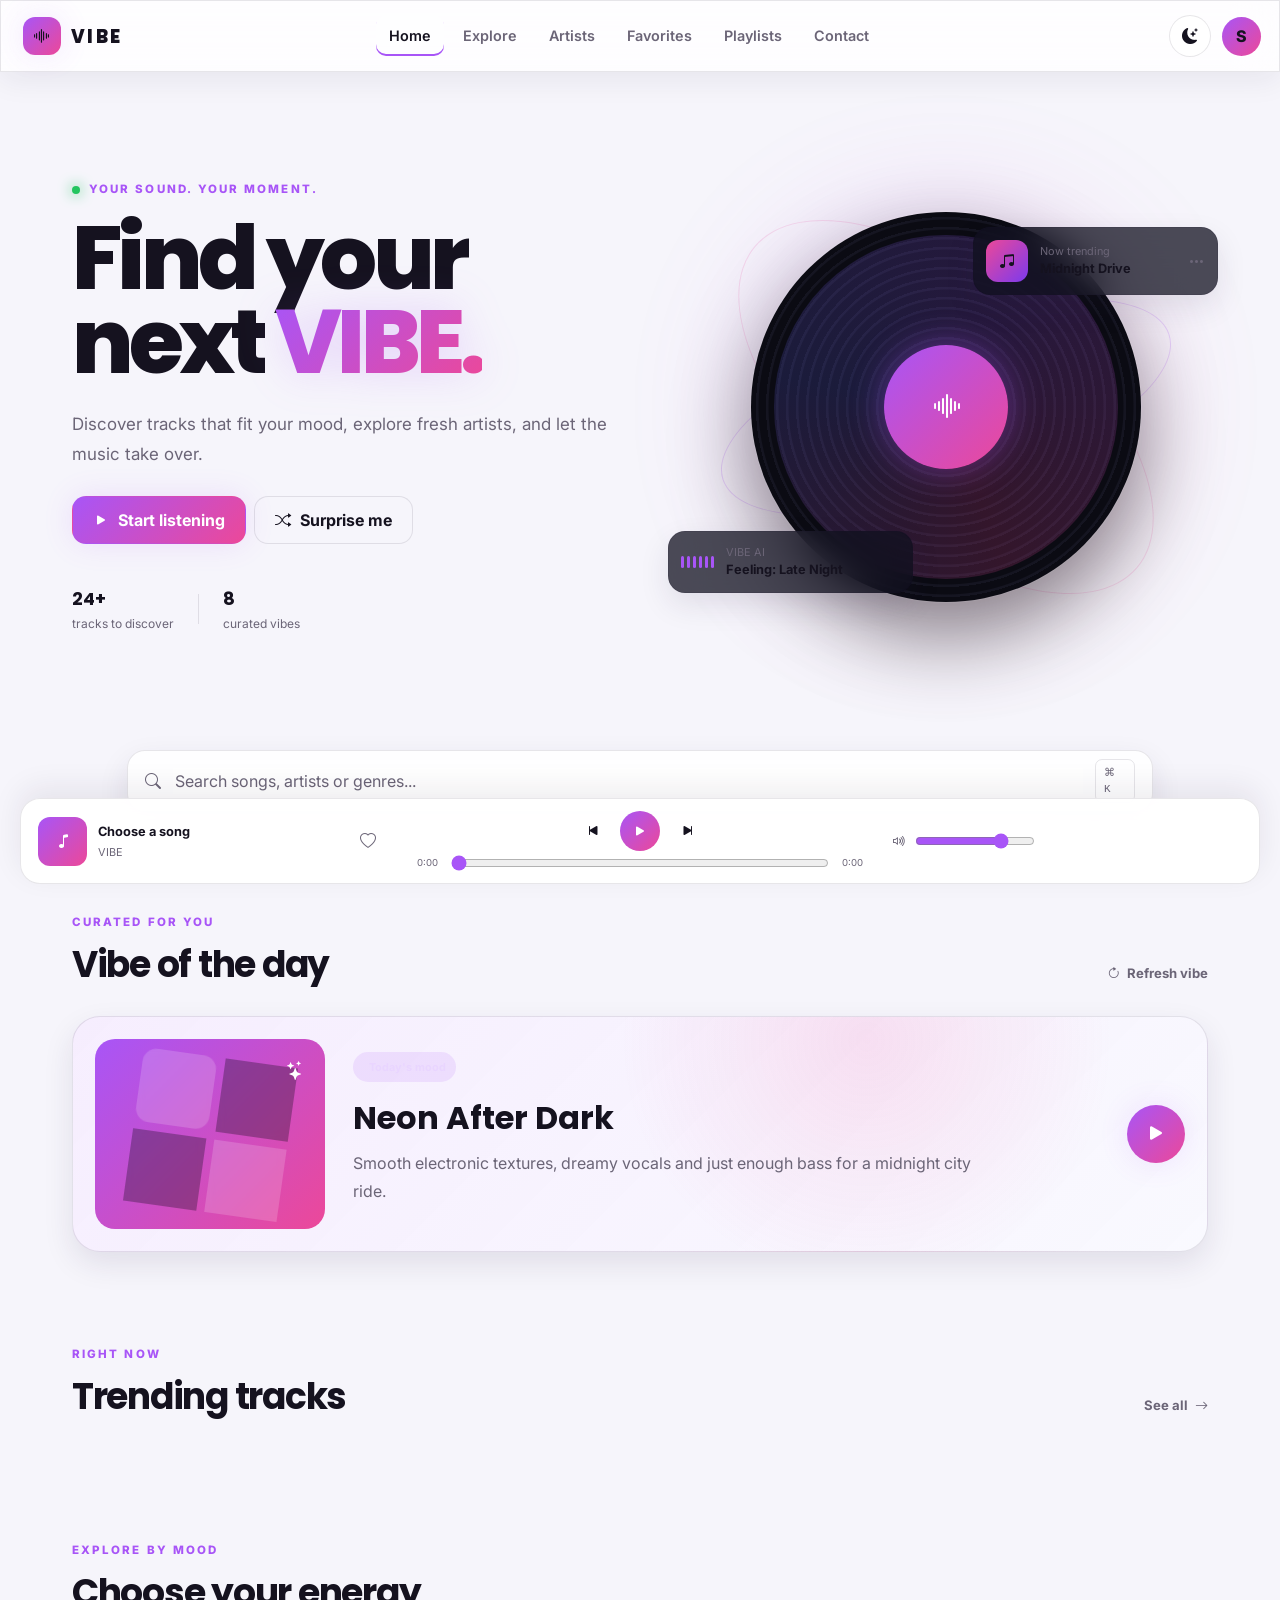
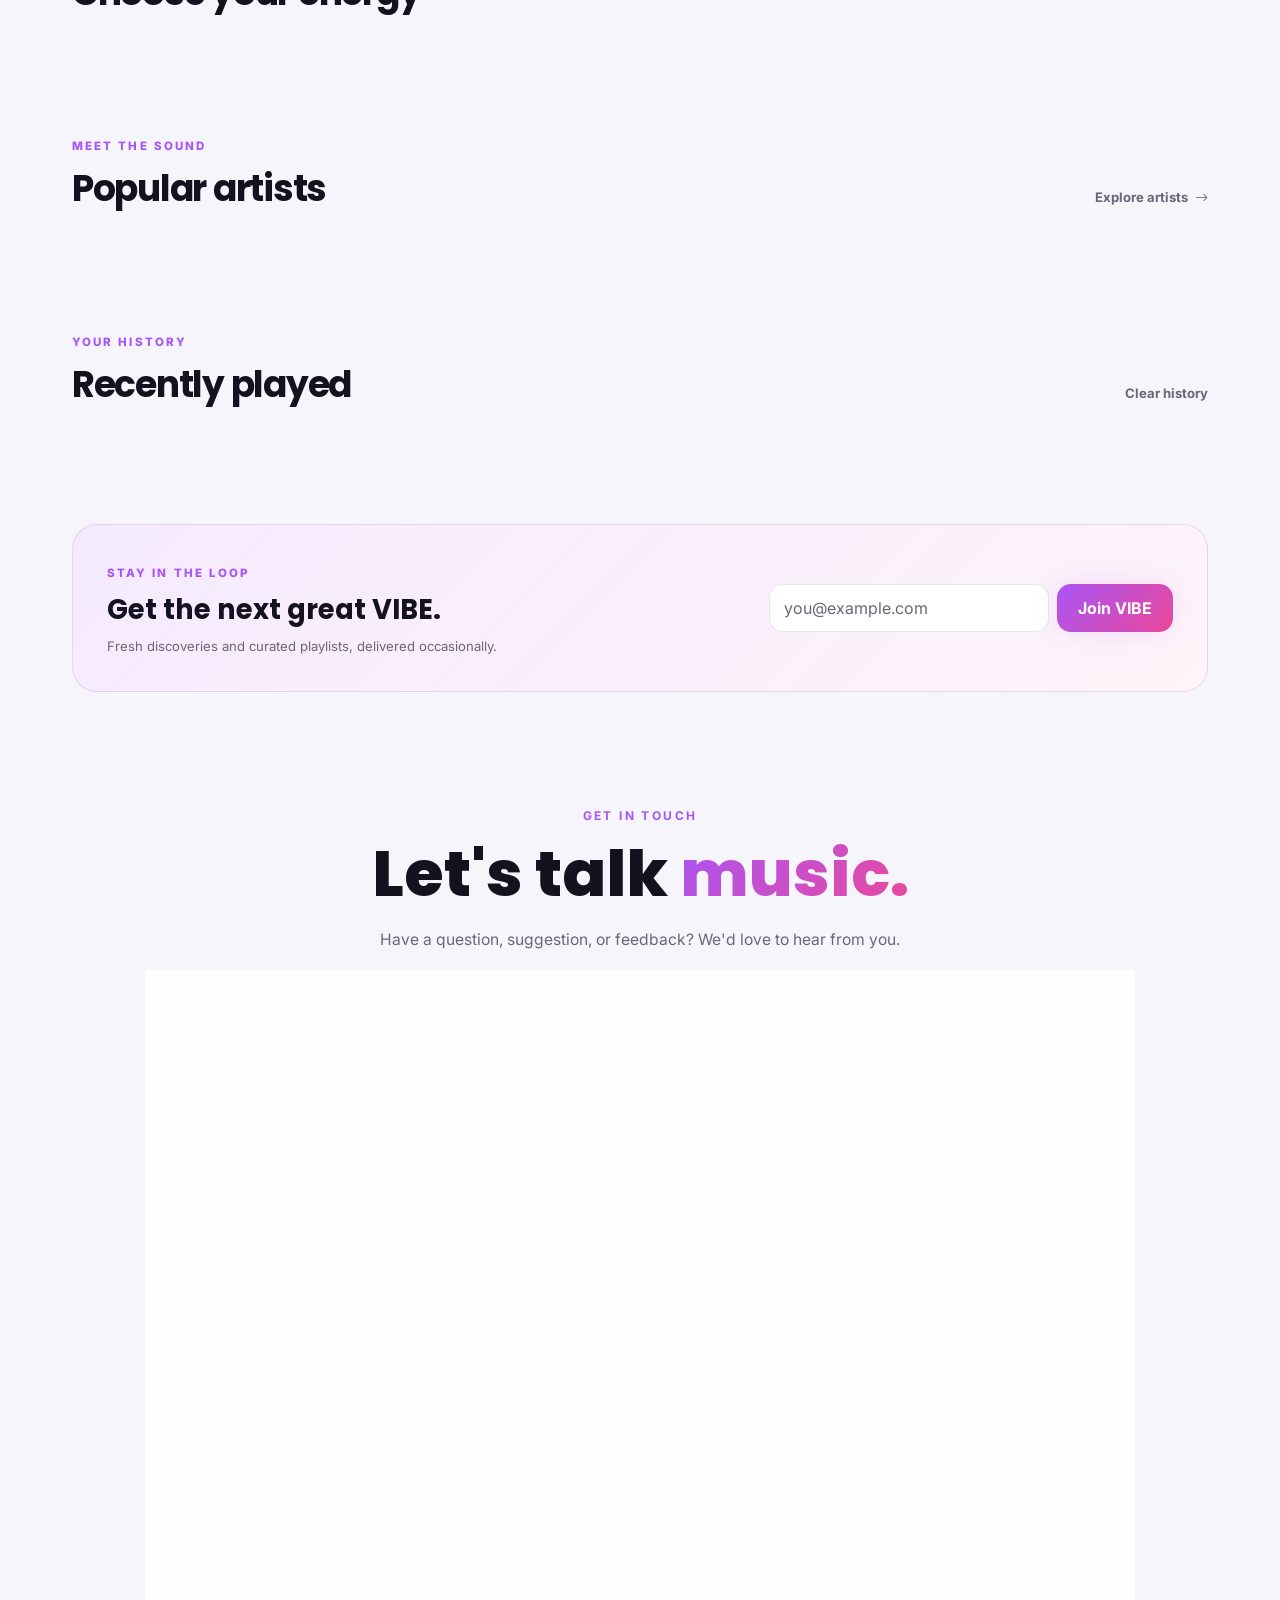
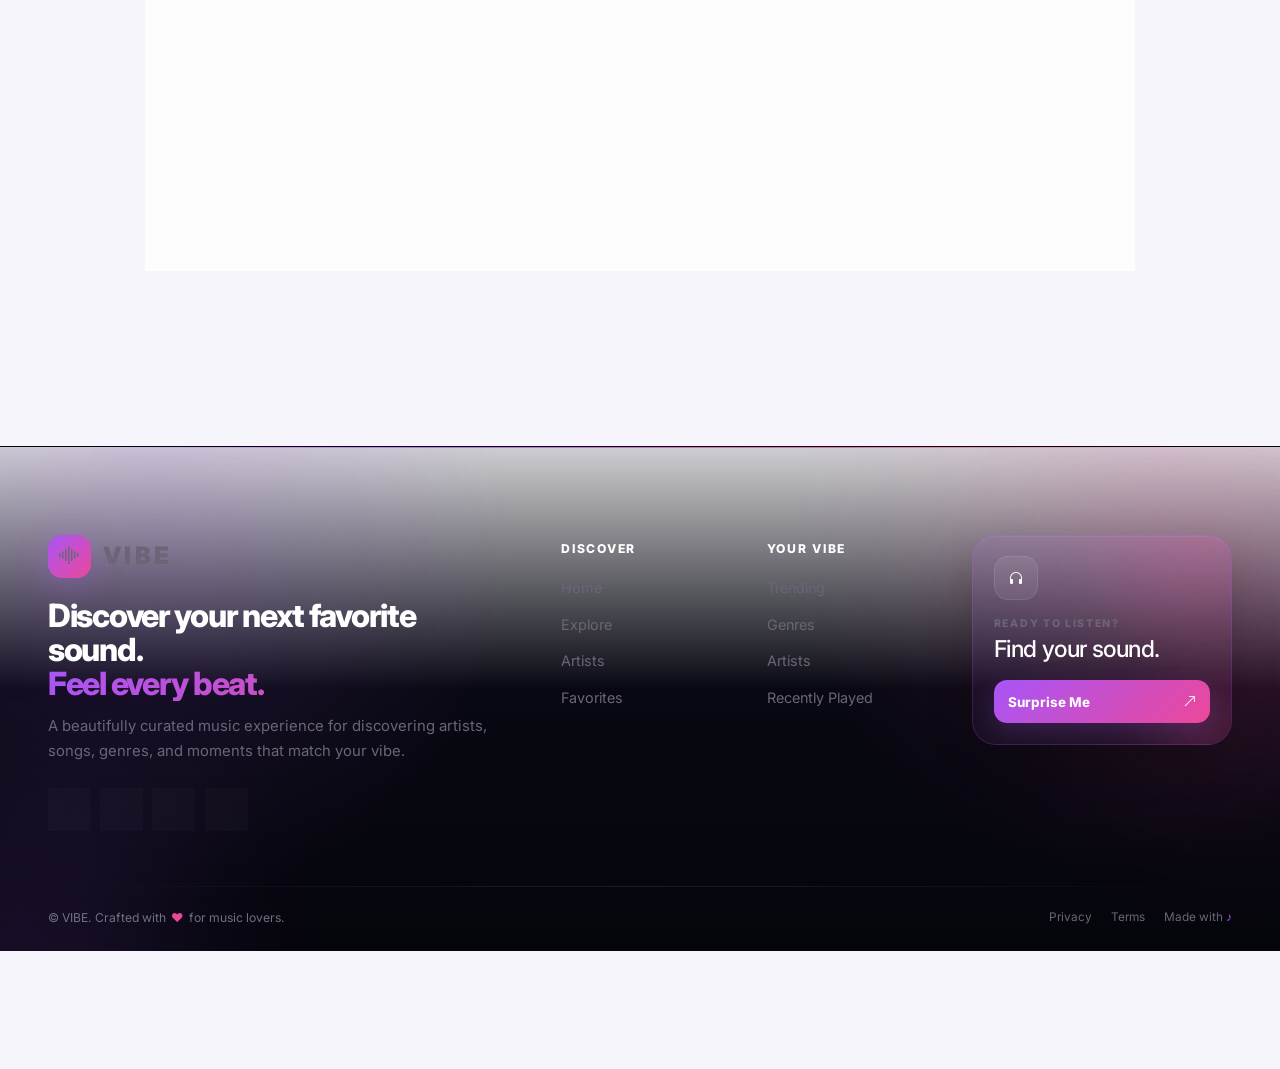
<file: index.html>
<!doctype html>
<html lang="en">
  <head>
    <meta charset="UTF-8" />
    <meta name="viewport" content="width=device-width, initial-scale=1.0" />
    <meta
      name="description"
      content="VIBE — discover music that matches your mood."
    />
    <title>VIBE — Music Discovery</title>

    <!-- Bootstrap grid/utilities + Bootstrap Icons -->
    <link
      href="https://cdn.jsdelivr.net/npm/bootstrap@5.3.3/dist/css/bootstrap.min.css"
      rel="stylesheet"
    />
    <link
      href="https://cdn.jsdelivr.net/npm/bootstrap-icons@1.11.3/font/bootstrap-icons.css"
      rel="stylesheet"
    />

    <!-- Typography -->
    <link rel="preconnect" href="https://fonts.googleapis.com" />
    <link rel="preconnect" href="https://fonts.gstatic.com" crossorigin />
    <link
      href="https://fonts.googleapis.com/css2?family=Inter:wght@400;500;600;700;800&family=Poppins:wght@500;600;700;800&display=swap"
      rel="stylesheet"
    />

    <link rel="stylesheet" href="CSS/Home.css" />
    <link rel="stylesheet" href="CSS/colors.css" />
  </head>

  <body data-theme="dark">
    <div class="ambient ambient-one"></div>
    <div class="ambient ambient-two"></div>
    <div class="ambient ambient-three"></div>

    <!-- NAVBAR -->
    <header class="site-header container-fluid">
      <nav class="navbar navbar-expand-lg vibe-navbar w-100">
        <a class="brand" href="index.html" aria-label="VIBE home">
          <span class="brand-mark"><i class="bi bi-soundwave"></i></span>
          <span>VIBE</span>
        </a>

        <button
          class="navbar-toggler bootstrap-menu-toggle icon-btn"
          id="bootstrapMenuToggle"
          type="button"
          data-bs-toggle="collapse"
          data-bs-target="#navLinks"
          aria-controls="navLinks"
          aria-expanded="false"
          aria-label="Toggle navigation"
        >
          <i class="bi bi-list"></i>
        </button>
        <div
          class="nav-links collapse navbar-collapse justify-content-center"
          id="navLinks"
        >
          <a class="nav-link" href="index.html">Home</a>
          <a class="nav-link" href="explore.html">Explore</a>
          <a class="nav-link" href="Artist.html">Artists</a>
          <a class="nav-link" href="favorite.html">Favorites</a>
          <a class="nav-link" href="playList.html">Playlists</a>
          <a class="nav-link" href="index.html#contact">Contact</a>
        </div>

        <div class="nav-actions ms-lg-2">
          <button
            class="icon-btn vibe-theme-button"
            id="themeToggle"
            type="button"
            aria-label="Toggle theme"
            data-vibe-theme-toggle="true"
          >
            <i class="bi bi-sun-fill"></i>
          </button>
          <a
            class="profile-chip"
            href="favorite.html"
            aria-label="Open favorites"
          >
            <span class="profile-avatar">S</span>
          </a>
          <button
            class="mobile-menu icon-btn"
            id="menuToggle"
            type="button"
            aria-label="Open menu"
          >
            <i class="bi bi-list"></i>
          </button>
        </div>
      </nav>
    </header>

    <main class="container-fluid px-3 px-sm-4 px-lg-5">
      <!-- HERO -->
      <section class="hero container-fluid py-4 py-md-5">
        <div class="hero-copy">
          <div class="eyebrow">
            <span class="live-dot"></span>
            YOUR SOUND. YOUR MOMENT.
          </div>

          <h1>
            Find your next
            <span class="gradient-text">VIBE.</span>
          </h1>

          <p class="hero-description">
            Discover tracks that fit your mood, explore fresh artists, and let
            the music take over.
          </p>

          <div class="hero-actions d-flex flex-wrap gap-2 mt-3">
            <button class="primary-btn" id="heroPlayBtn" type="button">
              <i class="bi bi-play-fill"></i>
              Start listening
            </button>
            <button class="ghost-btn" id="surpriseBtn" type="button">
              <i class="bi bi-shuffle"></i>
              Surprise me
            </button>
          </div>

          <div class="hero-meta">
            <div>
              <strong id="heroSongCount">24+</strong>
              <span>tracks to discover</span>
            </div>
            <div class="meta-divider"></div>
            <div>
              <strong>8</strong>
              <span>curated vibes</span>
            </div>
          </div>
        </div>

        <div class="hero-visual" aria-label="Featured music artwork">
          <div class="orbit orbit-a"></div>
          <div class="orbit orbit-b"></div>

          <div class="hero-glow"></div>
          <div class="vinyl">
            <div class="vinyl-label">
              <i class="bi bi-soundwave"></i>
            </div>
          </div>

          <div class="floating-card floating-card-top">
            <div class="mini-cover cover-pink">
              <i class="bi bi-music-note-beamed"></i>
            </div>
            <div>
              <span>Now trending</span>
              <strong>Midnight Drive</strong>
            </div>
            <i class="bi bi-three-dots"></i>
          </div>

          <div class="floating-card floating-card-bottom">
            <div class="wave-bars" aria-hidden="true">
              <span></span><span></span><span></span><span></span><span></span
              ><span></span>
            </div>
            <div>
              <span>VIBE AI</span>
              <strong>Feeling: Late Night</strong>
            </div>
          </div>
        </div>
      </section>

      <!-- QUICK SEARCH -->
      <section class="container search-section py-2">
        <div class="search-shell">
          <i class="bi bi-search"></i>
          <input
            id="homeSearch"
            type="search"
            autocomplete="off"
            placeholder="Search songs, artists or genres..."
            aria-label="Search music"
          />
          <kbd>⌘ K</kbd>
        </div>
        <div class="search-results" id="searchResults" aria-live="polite"></div>
      </section>

      <!-- VIBE OF THE DAY -->
      <section class="container section-block">
        <div
          class="section-heading d-flex flex-column flex-md-row align-items-md-end justify-content-between gap-3"
        >
          <div>
            <span class="section-kicker">CURATED FOR YOU</span>
            <h2>Vibe of the day</h2>
          </div>
          <button class="text-btn" id="refreshVibeBtn" type="button">
            <i class="bi bi-arrow-clockwise"></i> Refresh vibe
          </button>
        </div>

        <div class="vibe-day-card">
          <div class="vibe-day-art">
            <div class="art-grid">
              <span></span><span></span><span></span><span></span>
            </div>
            <i class="bi bi-stars art-star"></i>
          </div>

          <div class="vibe-day-copy">
            <span class="pill"
              ><i class="bi bi-sparkles"></i> Today's mood</span
            >
            <h3 id="vibeTitle">Neon After Dark</h3>
            <p id="vibeDescription">
              Smooth electronic textures, dreamy vocals and just enough bass for
              a midnight city ride.
            </p>
            <div class="vibe-tags" id="vibeTags"></div>
          </div>

          <button
            class="circle-play"
            id="vibePlayBtn"
            type="button"
            aria-label="Play vibe"
          >
            <i class="bi bi-play-fill"></i>
          </button>
        </div>
      </section>

      <!-- TRENDING -->
      <section class="container section-block">
        <div
          class="section-heading d-flex flex-column flex-md-row align-items-md-end justify-content-between gap-3"
        >
          <div>
            <span class="section-kicker">RIGHT NOW</span>
            <h2>Trending tracks</h2>
          </div>
          <a class="text-btn" href="explore.html"
            >See all <i class="bi bi-arrow-right"></i
          ></a>
        </div>

        <div class="song-grid" id="trendingGrid"></div>
      </section>

      <!-- GENRES -->
      <section class="container section-block">
        <div
          class="section-heading d-flex flex-column flex-md-row align-items-md-end justify-content-between gap-3"
        >
          <div>
            <span class="section-kicker">EXPLORE BY MOOD</span>
            <h2>Choose your energy</h2>
          </div>
        </div>
        <div class="genre-grid" id="genreGrid"></div>
      </section>

      <!-- ARTISTS -->
      <section class="container section-block">
        <div
          class="section-heading d-flex flex-column flex-md-row align-items-md-end justify-content-between gap-3"
        >
          <div>
            <span class="section-kicker">MEET THE SOUND</span>
            <h2>Popular artists</h2>
          </div>
          <a class="text-btn" href="Artist.html"
            >Explore artists <i class="bi bi-arrow-right"></i
          ></a>
        </div>
        <div class="artist-row" id="artistRow"></div>
      </section>

      <!-- RECENTLY PLAYED -->
      <section
        class="container section-block recently-section"
        id="recentSection"
      >
        <div
          class="section-heading d-flex flex-column flex-md-row align-items-md-end justify-content-between gap-3"
        >
          <div>
            <span class="section-kicker">YOUR HISTORY</span>
            <h2>Recently played</h2>
          </div>
          <button
            class="text-btn danger-text"
            id="clearRecentBtn"
            type="button"
          >
            Clear history
          </button>
        </div>
        <div class="recent-list" id="recentList"></div>
        <div class="empty-state" id="recentEmpty">
          <i class="bi bi-clock-history"></i>
          <h3>Your listening story starts here.</h3>
          <p>Play a song and it will appear in this section.</p>
        </div>
      </section>

      <!-- NEWSLETTER / VALIDATION -->
      <section class="container section-block">
        <div class="newsletter-card">
          <div>
            <span class="section-kicker">STAY IN THE LOOP</span>
            <h2>Get the next great VIBE.</h2>
            <p>
              Fresh discoveries and curated playlists, delivered occasionally.
            </p>
          </div>

          <form id="newsletterForm" class="newsletter-form" novalidate>
            <label class="visually-hidden" for="emailInput"
              >Email address</label
            >
            <input
              id="emailInput"
              type="email"
              placeholder="you@example.com"
              required
            />
            <button class="primary-btn" type="submit">Join VIBE</button>
            <small
              class="form-message"
              id="formMessage"
              aria-live="polite"
            ></small>
          </form>
        </div>
      </section>
    </main>

    <!-- GLOBAL MUSIC PLAYER -->
    <aside class="music-player" id="musicPlayer">
      <div class="player-track">
        <div class="player-cover" id="playerCover">
          <i class="bi bi-music-note"></i>
        </div>
        <div class="player-info">
          <strong id="playerTitle">Choose a song</strong>
          <span id="playerArtist">VIBE</span>
        </div>
        <button
          class="player-like icon-btn"
          id="playerFavorite"
          type="button"
          aria-label="Favorite song"
        >
          <i class="bi bi-heart"></i>
        </button>
      </div>

      <div class="player-center">
        <div class="player-controls">
          <button
            class="player-btn"
            id="prevBtn"
            type="button"
            aria-label="Previous song"
          >
            <i class="bi bi-skip-start-fill"></i>
          </button>
          <button
            class="main-play"
            id="playPauseBtn"
            type="button"
            aria-label="Play"
          >
            <i class="bi bi-play-fill"></i>
          </button>
          <button
            class="player-btn"
            id="nextBtn"
            type="button"
            aria-label="Next song"
          >
            <i class="bi bi-skip-end-fill"></i>
          </button>
        </div>

        <div class="progress-row">
          <span id="currentTime">0:00</span>
          <input
            id="progressBar"
            type="range"
            min="0"
            max="100"
            value="0"
            step="0.1"
            aria-label="Song progress"
          />
          <span id="duration">0:00</span>
        </div>
      </div>

      <div class="player-volume">
        <i class="bi bi-volume-up"></i>
        <input
          id="volumeBar"
          type="range"
          min="0"
          max="1"
          value="0.75"
          step="0.01"
          aria-label="Volume"
        />
      </div>
    </aside>

    <audio id="audioPlayer" preload="metadata"></audio>

    <div
      class="toast-message"
      id="toastMessage"
      role="status"
      aria-live="polite"
    ></div>

    <!-- Contact Section -->

    <section class="contact-section" id="contact">
      <div class="contact-container">
        <!-- Contact Header -->
        <div class="contact-header">
          <span class="contact-label">GET IN TOUCH</span>

          <h2>
            Let's talk
            <span>music.</span>
          </h2>

          <p>
            Have a question, suggestion, or feedback? We'd love to hear from
            you.
          </p>
        </div>

        <!-- Contact Form -->
        <form id="contactForm" class="contact-form" novalidate>
          <!-- Name -->
          <div class="form-group">
            <label for="contactName">Name</label>

            <input
              type="text"
              id="contactName"
              name="name"
              placeholder="Your name"
              autocomplete="name"
            />

            <small id="nameError" class="error-message"></small>
          </div>

          <!-- Email -->
          <div class="form-group">
            <label for="contactEmail">Email</label>

            <input
              type="email"
              id="contactEmail"
              name="email"
              placeholder="you@example.com"
              autocomplete="email"
            />

            <small id="emailError" class="error-message"></small>
          </div>

          <!-- Subject -->
          <div class="form-group">
            <label for="contactSubject">Subject</label>

            <input
              type="text"
              id="contactSubject"
              name="subject"
              placeholder="What is this about?"
            />

            <small id="subjectError" class="error-message"></small>
          </div>

          <!-- Message -->
          <div class="form-group">
            <label for="contactMessage">Message</label>

            <textarea
              id="contactMessage"
              name="message"
              rows="6"
              placeholder="Write your message..."
            ></textarea>

            <small id="messageError" class="error-message"></small>
          </div>

          <!-- Terms -->
          <div class="form-checkbox">
            <input type="checkbox" id="contactTerms" name="terms" />

            <label for="contactTerms">
              I agree to the terms and conditions.
            </label>
          </div>

          <small id="termsError" class="error-message"></small>

          <!-- Submit Button -->
          <button type="submit" class="contact-submit" id="contactSubmit">
            <span>Send Message</span>
            <i class="bi bi-arrow-right"></i>
          </button>

          <!-- Success Message -->
          <div id="successMessage" class="success-message" role="alert">
            <i class="bi bi-check-circle-fill"></i>
            <span> Your message has been sent successfully! </span>
          </div>
        </form>
      </div>
    </section>

    <!-- VIBE Premium Footer -->
    <footer class="vibe-footer">
      <div class="footer-glow footer-glow-one"></div>
      <div class="footer-glow footer-glow-two"></div>

      <div class="container-fluid px-3 px-sm-4 px-lg-5">
        <div class="row g-4 g-lg-5 align-items-start">
          <div class="col-12 col-lg-5">
            <a href="#" class="footer-brand" aria-label="VIBE home">
              <span class="footer-brand-mark"
                ><i class="bi bi-soundwave"></i
              ></span>
              <span>VIBE</span>
            </a>

            <p class="footer-tagline">
              Discover your next favorite sound.
              <span>Feel every beat.</span>
            </p>

            <p class="footer-description">
              A beautifully curated music experience for discovering artists,
              songs, genres, and moments that match your vibe.
            </p>

            <div class="footer-socials" aria-label="Social media links">
              <a href="#" class="footer-social" aria-label="Instagram"
                ><i class="bi bi-instagram"></i
              ></a>
              <a href="#" class="footer-social" aria-label="X"
                ><i class="bi bi-twitter-x"></i
              ></a>
              <a href="#" class="footer-social" aria-label="YouTube"
                ><i class="bi bi-youtube"></i
              ></a>
              <a href="#" class="footer-social" aria-label="Spotify"
                ><i class="bi bi-spotify"></i
              ></a>
            </div>
          </div>

          <div class="col-6 col-sm-4 col-lg-2">
            <h3 class="footer-heading">Discover</h3>
            <ul class="footer-links">
              <li><a href="index.html">Home</a></li>
              <li><a href="explore.html">Explore</a></li>
              <li><a href="Artist.html">Artists</a></li>
              <li><a href="favorite.html">Favorites</a></li>
            </ul>
          </div>

          <div class="col-6 col-sm-4 col-lg-2">
            <h3 class="footer-heading">Your VIBE</h3>
            <ul class="footer-links">
              <li><a href="#trending">Trending</a></li>
              <li><a href="#genres">Genres</a></li>
              <li><a href="#artists">Artists</a></li>
              <li><a href="#recent">Recently Played</a></li>
            </ul>
          </div>

          <div class="col-12 col-sm-4 col-lg-3">
            <div class="footer-cta">
              <span class="footer-cta-icon"
                ><i class="bi bi-headphones"></i
              ></span>
              <span class="footer-cta-label">READY TO LISTEN?</span>
              <h3>Find your sound.</h3>
              <button
                class="footer-cta-button"
                id="footerSurpriseBtn"
                type="button"
              >
                Surprise Me <i class="bi bi-arrow-up-right"></i>
              </button>
            </div>
          </div>
        </div>

        <div class="footer-divider"></div>

        <div class="row align-items-center gy-3 footer-bottom">
          <div class="col-12 col-md-6">
            <p class="footer-copyright mb-0">
              © <span id="footerYear"></span> VIBE. Crafted with
              <span class="footer-heart">♥</span> for music lovers.
            </p>
          </div>
          <div class="col-12 col-md-6">
            <div class="footer-bottom-links">
              <a href="#">Privacy</a>
              <a href="#">Terms</a>
              <a href="#">Made with <span class="footer-pulse">♪</span></a>
            </div>
          </div>
        </div>
      </div>
    </footer>

    <script src="https://cdn.jsdelivr.net/npm/bootstrap@5.3.3/dist/js/bootstrap.bundle.min.js"></script>
    <script src="JS/home.js"></script>
    <script src="JS/theme.js"></script>
  </body>
</html>
</file>
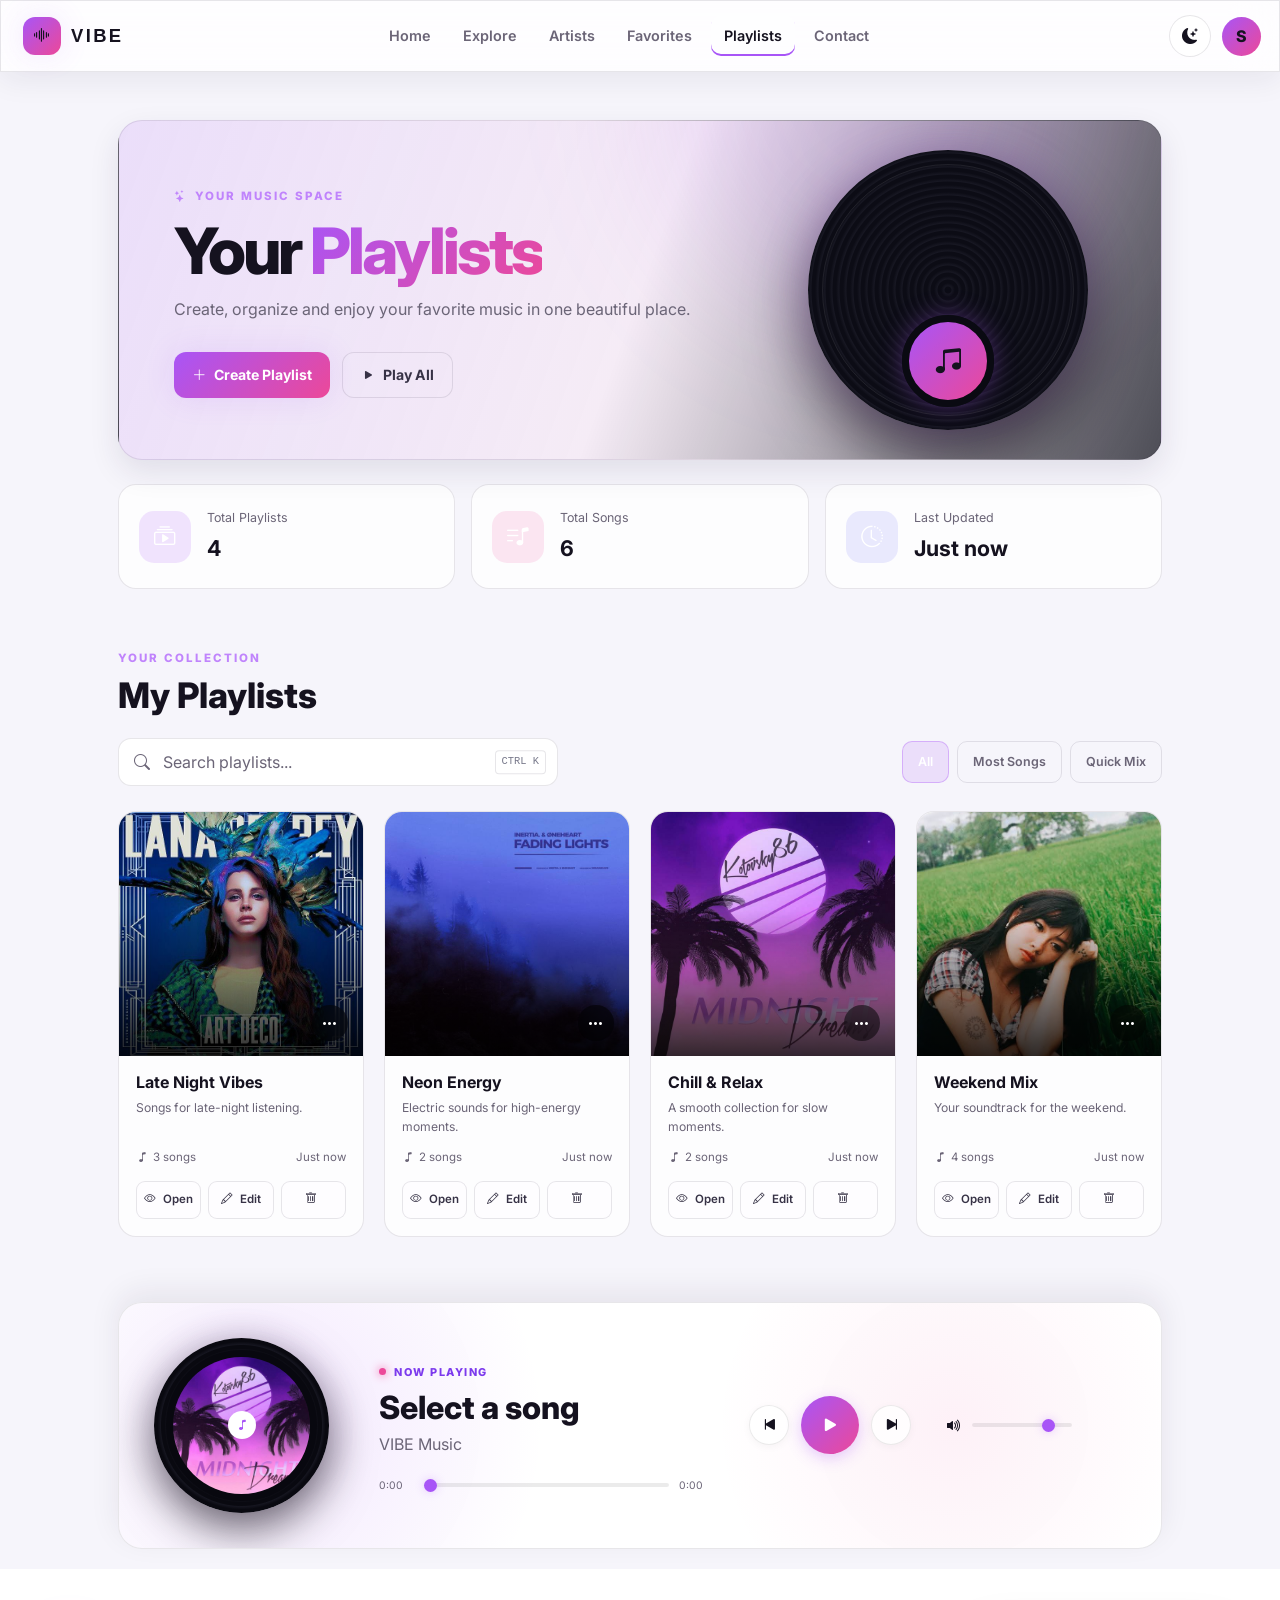
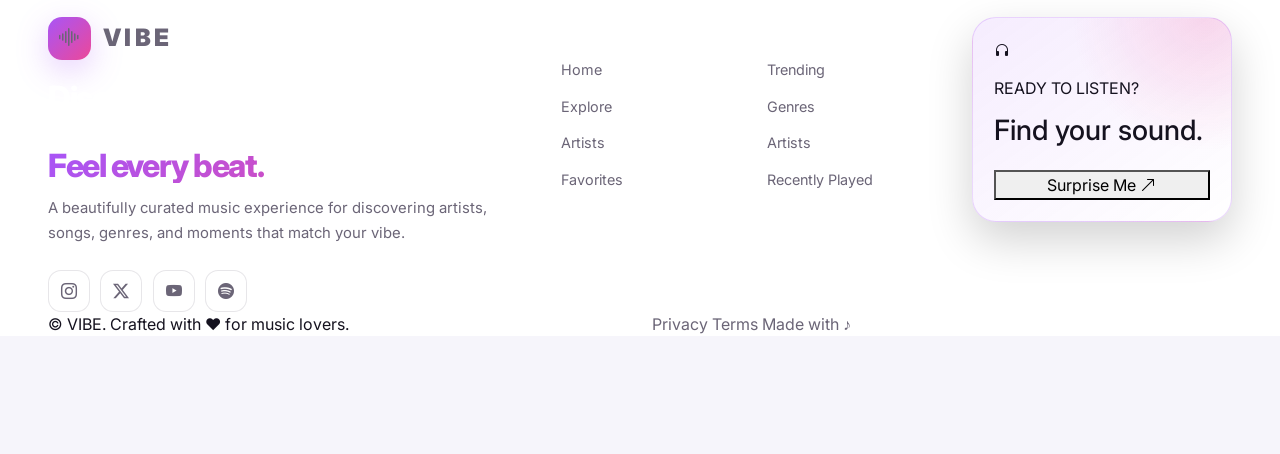
<file: playList.html>
<!DOCTYPE html>
<html lang="en">

<head>
    <meta charset="UTF-8">
    <meta name="viewport" content="width=device-width, initial-scale=1.0">

    <title>VIBE — Music Discovery</title>

    <!-- Bootstrap 5 CSS -->
    <link href="https://cdn.jsdelivr.net/npm/bootstrap@5.3.3/dist/css/bootstrap.min.css" rel="stylesheet">

    <!-- Bootstrap Icons -->
    <link rel="stylesheet" href="https://cdn.jsdelivr.net/npm/bootstrap-icons@1.11.3/font/bootstrap-icons.min.css">

    <!-- Google Font -->
    <link rel="preconnect" href="https://fonts.googleapis.com">
    <link rel="preconnect" href="https://fonts.gstatic.com" crossorigin>
    <link href="https://fonts.googleapis.com/css2?family=Inter:wght@400;500;600;700;800&display=swap" rel="stylesheet">

    <!-- Page Styles -->
    <link rel="stylesheet" href="CSS/playlist.css">
    <link rel="stylesheet" href="CSS/colors.css" />
  </head>

<body>

    <!-- Background Glow -->
    <div class="background-glow glow-one"></div>
    <div class="background-glow glow-two"></div>

    <header class="site-header container-fluid">
        <nav class="navbar navbar-expand-lg vibe-navbar w-100">
            <a class="brand" href="index.html" aria-label="VIBE home">
                <span class="brand-mark"><i class="bi bi-soundwave"></i></span>
                <span>VIBE</span>
            </a>
    
            <button class="navbar-toggler bootstrap-menu-toggle icon-btn" id="bootstrapMenuToggle" type="button"
                data-bs-toggle="collapse" data-bs-target="#navLinks" aria-controls="navLinks" aria-expanded="false"
                aria-label="Toggle navigation">
                <i class="bi bi-list"></i>
            </button>
            <div class="nav-links collapse navbar-collapse justify-content-center" id="navLinks">
                <a class="nav-link" href="index.html">Home</a>
                <a class="nav-link" href="explore.html">Explore</a>
                <a class="nav-link" href="Artist.html">Artists</a>
                <a class="nav-link" href="favorite.html">Favorites</a>
                <a class="nav-link" href="playList.html">Playlists</a>
                <a class="nav-link" href="index.html#contact">Contact</a>

            </div>
    
            <div class="nav-actions ms-lg-2">
                <button class="icon-btn vibe-theme-button" id="themeButton" type="button" aria-label="Toggle theme" data-vibe-theme-toggle="true">
                    <i class="bi bi-sun-fill"></i>
                </button>
                <a class="profile-chip" href="favorite.html" aria-label="Open favorites">
                    <span class="profile-avatar">S</span>
                </a>
                <button class="mobile-menu icon-btn" id="menuToggle" type="button" aria-label="Open menu">
                    <i class="bi bi-list"></i>
                </button>
            </div>
        </nav>
    </header>


    <!-- Main Content -->
    <main class="container px-3 px-lg-5 py-4 py-lg-5">

        <!-- Hero Section -->
        <section class="playlist-hero">

            <div class="hero-content">

                <span class="section-kicker">
                    <i class="bi bi-stars"></i>
                    YOUR MUSIC SPACE
                </span>

                <h1>
                    Your
                    <span>Playlists</span>
                </h1>

                <p>
                    Create, organize and enjoy your favorite music
                    in one beautiful place.
                </p>

                <div class="hero-actions">

                    <button class="gradient-button" id="openCreatePlaylist" type="button">
                        <i class="bi bi-plus-lg"></i>
                        Create Playlist
                    </button>

                    <button class="glass-button" id="playAllButton" type="button">
                        <i class="bi bi-play-fill"></i>
                        Play All
                    </button>

                </div>

            </div>

            <div class="hero-vinyl">

                <div class="vinyl-decoration">
                    <div class="vinyl-groove groove-one"></div>
                    <div class="vinyl-groove groove-two"></div>
                    <div class="vinyl-groove groove-three"></div>

                    <div class="vinyl-label">
                        <i class="bi bi-music-note-beamed"></i>
                    </div>
                </div>

            </div>

        </section>


        <!-- Dashboard -->
        <section class="dashboard-section">

            <div class="dashboard-card">
                <div class="dashboard-icon">
                    <i class="bi bi-collection-play"></i>
                </div>

                <div>
                    <span>Total Playlists</span>
                    <strong id="playlistCount">0</strong>
                </div>
            </div>

            <div class="dashboard-card">
                <div class="dashboard-icon pink">
                    <i class="bi bi-music-note-list"></i>
                </div>

                <div>
                    <span>Total Songs</span>
                    <strong id="totalSongs">0</strong>
                </div>
            </div>

            <div class="dashboard-card">
                <div class="dashboard-icon blue">
                    <i class="bi bi-clock-history"></i>
                </div>

                <div>
                    <span>Last Updated</span>
                    <strong id="lastUpdated">Today</strong>
                </div>
            </div>

        </section>


        <!-- Search and Filter -->
        <section class="toolbar-section">

            <div class="section-heading">
                <div>
                    <span class="section-kicker">
                        YOUR COLLECTION
                    </span>

                    <h2>My Playlists</h2>
                </div>
            </div>

            <div class="playlist-toolbar">

                <div class="search-wrapper">

                    <i class="bi bi-search"></i>

                    <input type="search" id="playlistSearch" class="form-control" placeholder="Search playlists..."
                        autocomplete="off">

                    <kbd>CTRL K</kbd>

                </div>

                <div class="filter-buttons">

                    <button class="filter-button active" data-filter="all" type="button">
                        All
                    </button>

                    <button class="filter-button" data-filter="large" type="button">
                        Most Songs
                    </button>

                    <button class="filter-button" data-filter="small" type="button">
                        Quick Mix
                    </button>

                </div>

            </div>

        </section>


        <!-- Playlist Grid -->
        <section class="playlist-grid" id="playlistGrid">
            <!-- Playlist cards are rendered by JavaScript -->
        </section>


        <!-- Empty State -->
        <section class="empty-state d-none" id="emptyState">

            <div class="empty-icon">
                <i class="bi bi-music-note-list"></i>
            </div>

            <h3>No playlists found</h3>

            <p>
                Try another search or create your first playlist.
            </p>

            <button class="gradient-button" id="emptyCreateButton" type="button">
                <i class="bi bi-plus-lg"></i>
                Create Playlist
            </button>

        </section>


        <!-- Music Player -->
        <section class="music-player-section">

            <div class="player-background"></div>

            <div class="player-content">

                <!-- Album Artwork -->
                <div class="player-artwork-wrapper">

                    <div class="player-vinyl" id="playerVinyl">

                        <div class="vinyl-lines"></div>

                        <div class="player-cover">
                            <img id="playerCover" src="images/midnight.jpg"
                                alt="Current song cover">

                            <span class="vinyl-center">
                                <i class="bi bi-music-note"></i>
                            </span>
                        </div>

                    </div>

                </div>


                <!-- Song Information -->
                <div class="player-info">

                    <span class="now-playing">
                        <span class="pulse-dot"></span>
                        NOW PLAYING
                    </span>

                    <h2 id="playerTitle">
                        Select a song
                    </h2>

                    <p id="playerArtist">
                        VIBE Music
                    </p>

                    <div class="player-progress">

                        <span id="currentTime">
                            0:00
                        </span>

                        <input type="range" id="progressBar" min="0" max="100" value="0" aria-label="Music progress">

                        <span id="duration">
                            0:00
                        </span>

                    </div>

                </div>


                <!-- Player Controls -->
                <div class="player-controls">

                    <button class="player-control small" id="previousButton" type="button" aria-label="Previous song">
                        <i class="bi bi-skip-start-fill"></i>
                    </button>

                    <button class="player-control main" id="mainPlayButton" type="button" aria-label="Play">
                        <i class="bi bi-play-fill"></i>
                    </button>

                    <button class="player-control small" id="nextButton" type="button" aria-label="Next song">
                        <i class="bi bi-skip-end-fill"></i>
                    </button>

                </div>


                <!-- Volume -->
                <div class="volume-control">

                    <i class="bi bi-volume-up-fill" id="volumeIcon"></i>

                    <input type="range" id="volumeBar" min="0" max="1" step="0.01" value="0.8" aria-label="Volume">

                </div>

            </div>

            <!-- Hidden HTML Audio -->
            <audio id="audioPlayer" preload="metadata"></audio>

        </section>

    </main>


    <!-- Create Playlist Modal -->
    <div class="modal fade" id="createPlaylistModal" tabindex="-1" aria-labelledby="createPlaylistModalLabel"
        aria-hidden="true">
        <div class="modal-dialog modal-dialog-centered">

            <div class="modal-content vibe-modal">

                <div class="modal-header">

                    <div>
                        <span class="section-kicker">
                            NEW COLLECTION
                        </span>

                        <h2 class="modal-title" id="createPlaylistModalLabel">
                            Create Playlist
                        </h2>
                    </div>

                    <button type="button" class="btn-close btn-close-white" data-bs-dismiss="modal"
                        aria-label="Close"></button>

                </div>

                <form id="createPlaylistForm">

                    <div class="modal-body">

                        <div class="form-group">

                            <label for="playlistName">
                                Playlist Name
                            </label>

                            <input type="text" id="playlistName" class="form-control vibe-input"
                                placeholder="e.g. Late Night Vibes" maxlength="40" required>

                            <small class="validation-message">
                                Give your playlist a memorable name.
                            </small>

                        </div>


                        <div class="form-group">

                            <label for="playlistDescription">
                                Description
                            </label>

                            <textarea id="playlistDescription" class="form-control vibe-input" rows="3"
                                placeholder="Describe your playlist..." maxlength="120"></textarea>

                        </div>


                        <div class="form-group">

                            <label>
                                Choose Cover
                            </label>

                            <div class="cover-selector">

                                <label class="cover-option selected">
                                    <input type="radio" name="playlistCover"
                                        value="images/art-deco.jpg" checked>

                                    <img src="images/art-deco.jpg" alt="Cover option">
                                </label>

                                <label class="cover-option">
                                    <input type="radio" name="playlistCover"
                                        value="images/charl.jpg">

                                    <img src="images/charl.jpg" alt="Cover option">
                                </label>

                                <label class="cover-option">
                                    <input type="radio" name="playlistCover" value="images/fading.jpg">

                                    <img src="images/fading.jpg" alt="Cover option">
                                </label>

                                <label class="cover-option">
                                    <input type="radio" name="playlistCover"
                                        value="images/midnight.jpg">

                                    <img src="images/midnight.jpg" alt="Cover option">
                                </label>

                            </div>

                        </div>

                    </div>

                    <div class="modal-footer">

                        <button type="button" class="glass-button" data-bs-dismiss="modal">
                            Cancel
                        </button>

                        <button type="submit" class="gradient-button">
                            <i class="bi bi-check2"></i>
                            Create Playlist
                        </button>

                    </div>

                </form>

            </div>

        </div>
    </div>


    <!-- Playlist Details Modal -->
    <div class="modal fade" id="playlistDetailsModal" tabindex="-1" aria-labelledby="playlistDetailsModalLabel"
        aria-hidden="true">
        <div class="modal-dialog modal-xl modal-dialog-centered">

            <div class="modal-content vibe-modal">

                <div class="modal-header">

                    <div>
                        <span class="section-kicker">
                            PLAYLIST
                        </span>

                        <h2 class="modal-title" id="playlistDetailsModalLabel">
                            Playlist Details
                        </h2>
                    </div>

                    <button type="button" class="btn-close btn-close-white" data-bs-dismiss="modal"
                        aria-label="Close"></button>

                </div>

                <div class="modal-body">

                    <div id="playlistDetailsContent">
                        <!-- Details are rendered by JavaScript -->
                    </div>

                </div>

            </div>

        </div>
    </div>

    <!-- Toast -->
    <div class="toast-container position-fixed bottom-0 end-0 p-3" id="toastContainer">
    </div>

    <footer class=""vibe-footer">
        <div class="footer-glow footer-glow-one"></div>
        <div class="footer-glow footer-glow-two"></div>
    
        <div class="container-fluid px-3 px-sm-4 px-lg-5">
            <div class="row g-4 g-lg-5 align-items-start">
                <div class="col-12 col-lg-5">
                    <a href="#" class="footer-brand" aria-label="VIBE home">
                        <span class="footer-brand-mark"><i class="bi bi-soundwave"></i></span>
                        <span>VIBE</span>
                    </a>
    
                    <p class="footer-tagline">
                        Discover your next favorite sound.
                        <span>Feel every beat.</span>
                    </p>
    
                    <p class="footer-description">
                        A beautifully curated music experience for discovering artists,
                        songs, genres, and moments that match your vibe.
                    </p>
    
                    <div class="footer-socials" aria-label="Social media links">
                        <a href="#" class="footer-social" aria-label="Instagram"><i class="bi bi-instagram"></i></a>
                        <a href="#" class="footer-social" aria-label="X"><i class="bi bi-twitter-x"></i></a>
                        <a href="#" class="footer-social" aria-label="YouTube"><i class="bi bi-youtube"></i></a>
                        <a href="#" class="footer-social" aria-label="Spotify"><i class="bi bi-spotify"></i></a>
                    </div>
                </div>
    
                <div class="col-6 col-sm-4 col-lg-2">
                    <h3 class="footer-heading">Discover</h3>
                    <ul class="footer-links">
                        <li><a href="index.html">Home</a></li>
                        <li><a href="explore.html">Explore</a></li>
                        <li><a href="Artist.html">Artists</a></li>
                        <li><a href="favorite.html">Favorites</a></li>
                    </ul>
                </div>
    
                <div class="col-6 col-sm-4 col-lg-2">
                    <h3 class="footer-heading">Your VIBE</h3>
                    <ul class="footer-links">
                        <li><a href="#trending">Trending</a></li>
                        <li><a href="#genres">Genres</a></li>
                        <li><a href="#artists">Artists</a></li>
                        <li><a href="#recent">Recently Played</a></li>
                    </ul>
                </div>
    
                <div class="col-12 col-sm-4 col-lg-3">
                    <div class="footer-cta">
                        <span class="footer-cta-icon"><i class="bi bi-headphones"></i></span>
                        <span class="footer-cta-label">READY TO LISTEN?</span>
                        <h3>Find your sound.</h3>
                        <button class="footer-cta-button" id="footerSurpriseBtn" type="button">
                            Surprise Me <i class="bi bi-arrow-up-right"></i>
                        </button>
                    </div>
                </div>
            </div>
    
            <div class="footer-divider"></div>
    
            <div class="row align-items-center gy-3 footer-bottom">
                <div class="col-12 col-md-6">
                    <p class="footer-copyright mb-0">
                        © <span id="footerYear"></span> VIBE. Crafted with
                        <span class="footer-heart">♥️</span> for music lovers.
                    </p>
                </div>
                <div class="col-12 col-md-6">
                    <div class="footer-bottom-links">
                        <a href="#">Privacy</a>
                        <a href="#">Terms</a>
                        <a href="#">Made with <span class="footer-pulse">♪</span></a>
                    </div>
                </div>
            </div>
        </div>
    </footer>


    <!-- Bootstrap 5 JS -->
    <script src="https://cdn.jsdelivr.net/npm/bootstrap@5.3.3/dist/js/bootstrap.bundle.min.js"></script>

    <!-- Page JavaScript -->
    <script src="JS/playlist.js"></script>

  <script src="JS/theme.js"></script>
</body>

</html>
</file>
<file: CSS/Home.css>
:root {
  --vibe-bg: #070711;
  --vibe-card: #11111f;
  --vibe-card-hover: #18182a;
  --vibe-primary: #a855f7;
  --vibe-secondary: #ec4899;
  --vibe-accent: #6366f1;
  --vibe-text: #ffffff;
  --vibe-text-secondary: #e5e7eb;
  --vibe-muted: #9ca3af;
  --vibe-border: rgba(255, 255, 255, 0.08);
  --vibe-border-hover: rgba(168, 85, 247, 0.4);
  --vibe-input-bg: #0d0d19;
  --vibe-gradient: linear-gradient(
    135deg,
    var(--vibe-primary),
    var(--vibe-secondary)
  );
  --vibe-gradient-accent: linear-gradient(
    135deg,
    var(--vibe-accent),
    var(--vibe-primary)
  );
  --vibe-shadow: 0 10px 30px rgba(0, 0, 0, 0.35);
  --vibe-glow-primary: 0 0 30px rgba(168, 85, 247, 0.25);
  --vibe-glow-secondary: 0 0 30px rgba(236, 72, 153, 0.25);
  --radius-lg: 28px;
  --radius-md: 20px;
  --radius-sm: 14px;
}

body[data-theme="light"] {
  --vibe-bg: #f7f5fb;
  --vibe-card: #ffffff;
  --vibe-card-hover: #f0ecf8;
  --vibe-text: #171323;
  --vibe-text-secondary: #3b3547;
  --vibe-muted: #6f687a;
  --vibe-border: rgba(23, 19, 35, 0.1);
  --vibe-input-bg: #ffffff;
}

* {
  box-sizing: border-box;
}

html {
  scroll-behavior: smooth;
}

body {
  margin: 0;
  min-height: 100vh;
  padding-bottom: 118px;
  overflow-x: hidden;
  color: var(--vibe-text);
  background:
    radial-gradient(
      circle at 75% 10%,
      rgba(168, 85, 247, 0.09),
      transparent 30%
    ),
    radial-gradient(
      circle at 10% 45%,
      rgba(99, 102, 241, 0.06),
      transparent 28%
    ),
    var(--vibe-bg);
  font-family: Inter, sans-serif;
  transition:
    background 0.3s ease,
    color 0.3s ease;
}

a {
  color: inherit;
  text-decoration: none;
}
button,
input {
  font: inherit;
}
button {
  cursor: pointer;
}

.ambient {
  position: fixed;
  z-index: -1;
  width: 420px;
  height: 420px;
  border-radius: 50%;
  filter: blur(110px);
  opacity: 0.15;
  pointer-events: none;
}
.ambient-one {
  background: var(--vibe-primary);
  top: -180px;
  right: 15%;
}
.ambient-two {
  background: var(--vibe-secondary);
  top: 48%;
  left: -240px;
}
.ambient-three {
  background: var(--vibe-accent);
  bottom: -240px;
  right: 5%;
}

.site-header {
  position: sticky;
  top: 0;
  z-index: 100;
  background: linear-gradient(to bottom, var(--vibe-bg) 45%, transparent);
  padding: 0 !important;
}

.vibe-navbar {
  min-height: 72px;
  padding: 12px 18px 12px 22px;
  border: 1px solid var(--vibe-border);
  background: rgba(17, 17, 31, 0.72);
  backdrop-filter: blur(22px);
  box-shadow: var(--vibe-shadow);
}

body[data-theme="light"] .vibe-navbar {
  background: rgba(255, 255, 255, 0.78);
}

.brand {
  display: inline-flex;
  align-items: center;
  gap: 10px;
  font:
    800 1.15rem Poppins,
    sans-serif;
  letter-spacing: 0.13em;
}

.brand-mark {
  display: grid;
  place-items: center;
  width: 38px;
  height: 38px;
  border-radius: 12px;
  background: var(--vibe-gradient);
  box-shadow: var(--vibe-glow-primary);
}

.nav-links {
  display: flex;
  align-items: center;
  gap: 6px;
  margin-left: auto;
  margin-right: 26px;
}

.nav-link {
  padding: 9px 13px;
  border-radius: 10px;
  color: var(--vibe-muted);
  font-size: 0.9rem;
  font-weight: 600;
  transition: 0.2s ease;
}
.nav-link:hover,
.nav-link.active {
  color: var(--vibe-text);
  background: rgba(255, 255, 255, 0.05);
}
.nav-link.active {
  box-shadow: inset 0 -2px 0 var(--vibe-primary);
}

.nav-actions {
  display: flex;
  align-items: center;
  gap: 9px;
}

.icon-btn {
  display: grid;
  place-items: center;
  width: 40px;
  height: 40px;
  padding: 0;
  border: 1px solid var(--vibe-border);
  border-radius: 12px;
  color: var(--vibe-muted);
  background: transparent;
  transition: 0.2s ease;
}
.icon-btn:hover {
  color: var(--vibe-text);
  border-color: var(--vibe-border-hover);
  background: var(--vibe-card-hover);
  transform: translateY(-1px);
}

.profile-chip {
  padding-left: 2px;
}
.profile-avatar {
  display: grid;
  place-items: center;
  width: 39px;
  height: 39px;
  border-radius: 50%;
  font-weight: 800;
  background: var(--vibe-gradient);
}

.mobile-menu {
  display: none;
}

.hero {
  max-width: 1240px;
  min-height: 670px;
  display: grid;
  grid-template-columns: 1fr 0.9fr;
  align-items: center;
  gap: 30px;
  padding: 70px 24px 45px;
}

.eyebrow,
.section-kicker {
  color: var(--vibe-primary);
  font-size: 0.72rem;
  font-weight: 800;
  letter-spacing: 0.18em;
}

.eyebrow {
  display: flex;
  align-items: center;
  gap: 9px;
  margin-bottom: 18px;
}

.live-dot {
  width: 8px;
  height: 8px;
  border-radius: 50%;
  background: #22c55e;
  box-shadow: 0 0 14px #22c55e;
  animation: pulse 1.7s infinite;
}

.hero h1 {
  max-width: 700px;
  margin: 0;
  font:
    800 clamp(3.5rem, 7vw, 6.7rem)/0.93 Poppins,
    sans-serif;
  letter-spacing: -0.055em;
}

.gradient-text {
  display: inline-block;
  background: var(--vibe-gradient);
  -webkit-background-clip: text;
  background-clip: text;
  color: transparent;
  filter: drop-shadow(0 0 22px rgba(168, 85, 247, 0.22));
}

.hero-description {
  max-width: 570px;
  margin: 26px 0;
  color: var(--vibe-muted);
  font-size: 1.06rem;
  line-height: 1.8;
}

.hero-actions {
  display: flex;
  flex-wrap: wrap;
  gap: 12px;
}

.primary-btn,
.ghost-btn {
  display: inline-flex;
  align-items: center;
  justify-content: center;
  gap: 9px;
  min-height: 48px;
  padding: 0 20px;
  border-radius: 14px;
  font-weight: 700;
  border: 1px solid transparent;
  transition: 0.25s ease;
}

.primary-btn {
  color: white;
  background: var(--vibe-gradient);
  box-shadow: var(--vibe-glow-primary);
}
.primary-btn:hover {
  transform: translateY(-2px);
  box-shadow: 0 12px 30px rgba(168, 85, 247, 0.28);
}

.ghost-btn {
  color: var(--vibe-text);
  background: rgba(255, 255, 255, 0.035);
  border-color: var(--vibe-border);
}
.ghost-btn:hover {
  border-color: var(--vibe-border-hover);
  background: var(--vibe-card-hover);
}

.hero-meta {
  display: flex;
  align-items: center;
  gap: 24px;
  margin-top: 42px;
}
.hero-meta div:not(.meta-divider) {
  display: flex;
  flex-direction: column;
  gap: 3px;
}
.hero-meta strong {
  font: 700 1.1rem Poppins;
}
.hero-meta span {
  color: var(--vibe-muted);
  font-size: 0.75rem;
}
.meta-divider {
  width: 1px;
  height: 30px;
  background: var(--vibe-border);
}

.hero-visual {
  position: relative;
  min-height: 530px;
  display: grid;
  place-items: center;
}

.hero-glow {
  position: absolute;
  width: 360px;
  height: 360px;
  border-radius: 50%;
  background: var(--vibe-gradient);
  filter: blur(70px);
  opacity: 0.25;
  animation: breathe 4s ease-in-out infinite;
}

.vinyl {
  position: relative;
  width: min(390px, 70vw);
  aspect-ratio: 1;
  border-radius: 50%;
  background:
    repeating-radial-gradient(circle, #0b0b13 0 7px, #151521 8px 10px), #0b0b13;
  box-shadow:
    0 0 0 1px rgba(255, 255, 255, 0.08),
    0 35px 80px rgba(0, 0, 0, 0.45);
  animation: spin 22s linear infinite;
}
.vinyl::after {
  content: "";
  position: absolute;
  inset: 6%;
  border-radius: 50%;
  background: conic-gradient(
    from 40deg,
    var(--vibe-primary),
    var(--vibe-secondary),
    var(--vibe-accent),
    var(--vibe-primary)
  );
  opacity: 0.18;
}
.vinyl-label {
  position: absolute;
  z-index: 2;
  inset: 34%;
  display: grid;
  place-items: center;
  border-radius: 50%;
  background: var(--vibe-gradient);
  box-shadow: 0 0 35px rgba(168, 85, 247, 0.45);
  color: white;
  font-size: 2rem;
}

.orbit {
  position: absolute;
  border: 1px solid rgba(168, 85, 247, 0.22);
  border-radius: 50%;
  transform: rotate(-18deg);
}
.orbit-a {
  width: 470px;
  height: 170px;
}
.orbit-b {
  width: 500px;
  height: 250px;
  transform: rotate(40deg);
  border-color: rgba(236, 72, 153, 0.16);
}

.floating-card {
  position: absolute;
  z-index: 4;
  display: flex;
  align-items: center;
  gap: 12px;
  min-width: 245px;
  padding: 12px;
  border: 1px solid var(--vibe-border);
  border-radius: 17px;
  background: rgba(17, 17, 31, 0.75);
  backdrop-filter: blur(18px);
  box-shadow: var(--vibe-shadow);
}
.floating-card-top {
  top: 16%;
  right: -2%;
  animation: float 4.2s ease-in-out infinite;
}
.floating-card-bottom {
  bottom: 15%;
  left: -3%;
  animation: float 5s 1s ease-in-out infinite;
}

.floating-card > div:nth-child(2) {
  display: flex;
  flex-direction: column;
  min-width: 0;
}
.floating-card span {
  color: var(--vibe-muted);
  font-size: 0.68rem;
}
.floating-card strong {
  font-size: 0.8rem;
  white-space: nowrap;
}
.floating-card > i {
  margin-left: auto;
  color: var(--vibe-muted);
}

.mini-cover {
  display: grid;
  place-items: center;
  width: 42px;
  height: 42px;
  flex: 0 0 auto;
  border-radius: 12px;
}
.cover-pink {
  background: linear-gradient(135deg, #ec4899, #7c3aed);
}

.wave-bars {
  display: flex;
  align-items: center;
  gap: 3px;
  height: 30px;
}
.wave-bars span {
  width: 3px;
  height: 12px;
  border-radius: 3px;
  background: var(--vibe-primary);
  animation: bars 0.8s ease-in-out infinite alternate;
}
.wave-bars span:nth-child(2) {
  animation-delay: 0.15s;
}
.wave-bars span:nth-child(3) {
  animation-delay: 0.3s;
}
.wave-bars span:nth-child(4) {
  animation-delay: 0.45s;
}
.wave-bars span:nth-child(5) {
  animation-delay: 0.6s;
}
.wave-bars span:nth-child(6) {
  animation-delay: 0.75s;
}

.search-section {
  max-width: 1050px;
  position: relative;
  z-index: 10;
}
.search-shell {
  display: flex;
  align-items: center;
  gap: 12px;
  height: 62px;
  padding: 0 17px;
  border: 1px solid var(--vibe-border);
  border-radius: 18px;
  background: rgba(13, 13, 25, 0.8);
  box-shadow: var(--vibe-shadow);
}
body[data-theme="light"] .search-shell {
  background: rgba(255, 255, 255, 0.85);
}
.search-shell > i {
  color: var(--vibe-muted);
}
.search-shell input {
  width: 100%;
  border: 0;
  outline: 0;
  color: var(--vibe-text);
  background: transparent;
}
.search-shell kbd {
  padding: 5px 8px;
  border: 1px solid var(--vibe-border);
  border-radius: 7px;
  color: var(--vibe-muted);
  background: transparent;
  font-size: 0.68rem;
}
.search-results {
  display: none;
  position: absolute;
  top: 70px;
  left: 0;
  right: 0;
  padding: 8px;
  border: 1px solid var(--vibe-border);
  border-radius: 16px;
  background: var(--vibe-card);
  box-shadow: var(--vibe-shadow);
}
.search-results.show {
  display: block;
}
.search-result {
  display: flex;
  align-items: center;
  gap: 12px;
  width: 100%;
  padding: 10px;
  border: 0;
  border-radius: 11px;
  color: var(--vibe-text);
  background: transparent;
  text-align: left;
}
.search-result:hover {
  background: var(--vibe-card-hover);
}
.result-art {
  width: 40px;
  height: 40px;
  border-radius: 10px;
}

.section-block {
  max-width: 1240px;
  padding: 88px 24px 0;
}
.section-heading {
  display: flex;
  align-items: end;
  justify-content: space-between;
  gap: 20px;
  margin-bottom: 24px;
}
.section-heading h2 {
  margin: 5px 0 0;
  font: 700 clamp(1.65rem, 3vw, 2.25rem) Poppins;
  letter-spacing: -0.035em;
}
.text-btn {
  display: inline-flex;
  align-items: center;
  gap: 7px;
  padding: 8px 0;
  border: 0;
  color: var(--vibe-muted);
  background: transparent;
  font-size: 0.82rem;
  font-weight: 700;
}
.text-btn:hover {
  color: var(--vibe-text);
}
.danger-text:hover {
  color: #f87171;
}

.vibe-day-card {
  position: relative;
  display: grid;
  grid-template-columns: 230px 1fr auto;
  align-items: center;
  gap: 28px;
  padding: 22px;
  overflow: hidden;
  border: 1px solid var(--vibe-border);
  border-radius: var(--radius-lg);
  background:
    radial-gradient(
      circle at 70% 10%,
      rgba(236, 72, 153, 0.13),
      transparent 30%
    ),
    linear-gradient(135deg, rgba(168, 85, 247, 0.1), rgba(99, 102, 241, 0.04)),
    var(--vibe-card);
  box-shadow: var(--vibe-shadow);
}
.vibe-day-art {
  position: relative;
  min-height: 190px;
  display: grid;
  place-items: center;
  overflow: hidden;
  border-radius: 20px;
  background: var(--vibe-gradient);
}
.art-grid {
  width: 155px;
  height: 155px;
  display: grid;
  grid-template-columns: 1fr 1fr;
  gap: 8px;
  transform: rotate(8deg);
}
.art-grid span {
  border-radius: 14px;
  background: rgba(255, 255, 255, 0.17);
  backdrop-filter: blur(5px);
}
.art-grid span:nth-child(2),
.art-grid span:nth-child(3) {
  background: rgba(7, 7, 17, 0.3);
}
.art-star {
  position: absolute;
  top: 18px;
  right: 20px;
  font-size: 1.2rem;
  color: white;
}

.pill {
  display: inline-flex;
  align-items: center;
  gap: 6px;
  padding: 7px 10px;
  border-radius: 99px;
  color: #e9d5ff;
  background: rgba(168, 85, 247, 0.13);
  font-size: 0.68rem;
  font-weight: 700;
}
.vibe-day-copy h3 {
  margin: 12px 0 8px;
  font: 700 2rem Poppins;
}
.vibe-day-copy p {
  max-width: 650px;
  color: var(--vibe-muted);
  line-height: 1.7;
  margin-bottom: 14px;
}
.vibe-tags {
  display: flex;
  flex-wrap: wrap;
  gap: 7px;
}
.vibe-tag {
  padding: 6px 9px;
  border: 1px solid var(--vibe-border);
  border-radius: 8px;
  color: var(--vibe-muted);
  font-size: 0.68rem;
}
.circle-play {
  display: grid;
  place-items: center;
  width: 58px;
  height: 58px;
  border: 0;
  border-radius: 50%;
  color: white;
  background: var(--vibe-gradient);
  box-shadow: var(--vibe-glow-primary);
  font-size: 1.5rem;
  transition: 0.2s ease;
}
.circle-play:hover {
  transform: scale(1.06);
}

.song-grid {
  display: grid;
  grid-template-columns: repeat(4, 1fr);
  gap: 17px;
}
.song-card {
  position: relative;
  padding: 13px;
  border: 1px solid var(--vibe-border);
  border-radius: var(--radius-md);
  background: var(--vibe-card);
  transition:
    transform 0.25s ease,
    border-color 0.25s ease,
    background 0.25s ease;
}
.song-card:hover {
  transform: translateY(-5px);
  border-color: var(--vibe-border-hover);
  background: var(--vibe-card-hover);
}
.song-art {
  position: relative;
  display: grid;
  place-items: center;
  aspect-ratio: 1;
  margin-bottom: 13px;
  overflow: hidden;
  border-radius: 16px;
  color: rgba(255, 255, 255, 0.9);
  font-size: 2rem;
}
.song-art::after {
  content: "";
  position: absolute;
  inset: 0;
  background: linear-gradient(to top, rgba(0, 0, 0, 0.3), transparent 55%);
}
.song-art i {
  position: relative;
  z-index: 1;
}
.song-play {
  position: absolute;
  z-index: 3;
  right: 10px;
  bottom: 10px;
  display: grid;
  place-items: center;
  width: 42px;
  height: 42px;
  border: 0;
  border-radius: 50%;
  color: white;
  background: var(--vibe-gradient);
  box-shadow: 0 7px 20px rgba(0, 0, 0, 0.3);
  opacity: 0;
  transform: translateY(5px);
  transition: 0.2s ease;
}
.song-card:hover .song-play,
.song-play:focus-visible {
  opacity: 1;
  transform: none;
}
.song-title {
  display: block;
  overflow: hidden;
  text-overflow: ellipsis;
  white-space: nowrap;
  font-weight: 700;
}
.song-artist {
  display: block;
  margin-top: 4px;
  color: var(--vibe-muted);
  font-size: 0.75rem;
}
.song-bottom {
  display: flex;
  align-items: center;
  justify-content: space-between;
  margin-top: 12px;
}
.song-genre {
  color: var(--vibe-primary);
  font-size: 0.65rem;
  font-weight: 700;
}
.favorite-btn {
  width: 32px;
  height: 32px;
  border: 0;
  border-radius: 9px;
  color: var(--vibe-muted);
  background: transparent;
}
.favorite-btn:hover {
  color: var(--vibe-secondary);
  background: rgba(236, 72, 153, 0.08);
}
.favorite-btn.is-favorite {
  color: var(--vibe-secondary);
}

.genre-grid {
  display: grid;
  grid-template-columns: repeat(4, 1fr);
  gap: 14px;
}
.genre-card {
  position: relative;
  min-height: 150px;
  padding: 20px;
  overflow: hidden;
  border: 1px solid var(--vibe-border);
  border-radius: 20px;
  color: white;
  transition: 0.25s ease;
}
.genre-card:hover {
  transform: translateY(-4px);
  box-shadow: var(--vibe-shadow);
}
.genre-card h3 {
  position: relative;
  z-index: 2;
  margin: 0 0 7px;
  font: 700 1.15rem Poppins;
}
.genre-card p {
  position: relative;
  z-index: 2;
  margin: 0;
  color: rgba(255, 255, 255, 0.72);
  font-size: 0.72rem;
}
.genre-icon {
  position: absolute;
  z-index: 1;
  right: 16px;
  bottom: 7px;
  font-size: 5rem;
  opacity: 0.13;
  transform: rotate(-12deg);
}

.artist-row {
  display: grid;
  grid-template-columns: repeat(5, 1fr);
  gap: 15px;
}
.artist-card {
  padding: 15px;
  border: 1px solid var(--vibe-border);
  border-radius: 20px;
  background: var(--vibe-card);
  text-align: center;
  transition: 0.25s ease;
}
.artist-card:hover {
  transform: translateY(-4px);
  border-color: var(--vibe-border-hover);
}
.artist-avatar {
  width: 105px;
  aspect-ratio: 1;
  display: grid;
  place-items: center;
  margin: 2px auto 13px;
  border-radius: 50%;
  border: 2px solid rgba(255, 255, 255, 0.12);
  color: white;
  font: 800 1.4rem Poppins;
  box-shadow:
    inset 0 0 0 6px rgba(255, 255, 255, 0.05),
    0 0 30px rgba(168, 85, 247, 0.13);
}
.artist-name {
  display: block;
  font-weight: 700;
}
.artist-genre {
  color: var(--vibe-muted);
  font-size: 0.7rem;
}

.recent-list {
  display: grid;
  gap: 8px;
}
.recent-item {
  display: grid;
  grid-template-columns: 48px 1fr auto auto;
  align-items: center;
  gap: 13px;
  padding: 10px;
  border: 1px solid var(--vibe-border);
  border-radius: 15px;
  background: var(--vibe-card);
}
.recent-art {
  width: 48px;
  height: 48px;
  border-radius: 11px;
}
.recent-item strong {
  font-size: 0.82rem;
}
.recent-item span {
  display: block;
  color: var(--vibe-muted);
  font-size: 0.7rem;
  margin-top: 3px;
}
.recent-time {
  color: var(--vibe-muted);
  font-size: 0.68rem;
}
.recent-play {
  color: var(--vibe-text);
}

.empty-state {
  display: none;
  padding: 50px 20px;
  border: 1px dashed var(--vibe-border);
  border-radius: 20px;
  text-align: center;
}
.empty-state.show {
  display: block;
}
.empty-state i {
  color: var(--vibe-primary);
  font-size: 2rem;
}
.empty-state h3 {
  margin: 12px 0 6px;
  font: 600 1.1rem Poppins;
}
.empty-state p {
  margin: 0;
  color: var(--vibe-muted);
  font-size: 0.8rem;
}

.newsletter-card {
  display: flex;
  align-items: center;
  justify-content: space-between;
  gap: 30px;
  padding: 34px;
  border: 1px solid var(--vibe-border);
  border-radius: 25px;
  background:
    linear-gradient(135deg, rgba(168, 85, 247, 0.12), rgba(236, 72, 153, 0.06)),
    var(--vibe-card);
}
.newsletter-card h2 {
  margin: 6px 0;
  font: 700 1.7rem Poppins;
}
.newsletter-card p {
  margin: 0;
  color: var(--vibe-muted);
  font-size: 0.82rem;
}
.newsletter-form {
  position: relative;
  display: grid;
  grid-template-columns: minmax(190px, 280px) auto;
  gap: 8px;
}
.newsletter-form input {
  min-height: 48px;
  padding: 0 14px;
  border: 1px solid var(--vibe-border);
  border-radius: 13px;
  outline: 0;
  color: var(--vibe-text);
  background: var(--vibe-input-bg);
}
.newsletter-form input:focus {
  border-color: var(--vibe-primary);
  box-shadow: 0 0 0 3px rgba(168, 85, 247, 0.1);
}
.form-message {
  position: absolute;
  top: 55px;
  left: 3px;
  font-size: 0.7rem;
}
.form-message.error {
  color: #f87171;
}
.form-message.success {
  color: #4ade80;
}

.music-player {
  position: fixed;
  z-index: 200;
  left: 18px;
  right: 18px;
  bottom: 16px;
  max-width: 1240px;
  margin: auto;
  display: grid;
  grid-template-columns: 1fr 1.3fr 1fr;
  align-items: center;
  gap: 25px;
  padding: 12px 17px;
  border: 1px solid rgba(255, 255, 255, 0.1);
  border-radius: 20px;
  background: rgba(13, 13, 25, 0.88);
  backdrop-filter: blur(24px);
  box-shadow: 0 18px 55px rgba(0, 0, 0, 0.42);
}
body[data-theme="light"] .music-player {
  background: rgba(255, 255, 255, 0.9);
}

.player-track {
  display: flex;
  align-items: center;
  gap: 11px;
  min-width: 0;
}
.player-cover {
  width: 49px;
  height: 49px;
  flex: 0 0 auto;
  display: grid;
  place-items: center;
  border-radius: 12px;
  color: white;
  background: var(--vibe-gradient);
}
.player-info {
  min-width: 0;
  display: flex;
  flex-direction: column;
}
.player-info strong {
  overflow: hidden;
  text-overflow: ellipsis;
  white-space: nowrap;
  font-size: 0.8rem;
}
.player-info span {
  color: var(--vibe-muted);
  font-size: 0.68rem;
  margin-top: 3px;
}
.player-like {
  margin-left: auto;
  border: 0;
}

.player-controls {
  display: flex;
  justify-content: center;
  align-items: center;
  gap: 13px;
}
.player-btn,
.main-play {
  border: 0;
  color: var(--vibe-text);
  background: transparent;
}
.player-btn {
  font-size: 1rem;
}
.main-play {
  display: grid;
  place-items: center;
  width: 40px;
  height: 40px;
  border-radius: 50%;
  color: white;
  background: var(--vibe-gradient);
}
.progress-row {
  display: grid;
  grid-template-columns: 30px 1fr 30px;
  align-items: center;
  gap: 8px;
  margin-top: 4px;
}
.progress-row span {
  color: var(--vibe-muted);
  font-size: 0.6rem;
  text-align: center;
}
input[type="range"] {
  width: 100%;
  accent-color: var(--vibe-primary);
}
.player-volume {
  display: flex;
  align-items: center;
  gap: 9px;
}
.player-volume i {
  color: var(--vibe-muted);
  font-size: 0.9rem;
}
.player-volume input {
  max-width: 120px;
}

.toast-message {
  position: fixed;
  z-index: 300;
  left: 50%;
  bottom: 104px;
  transform: translate(-50%, 15px);
  padding: 10px 15px;
  border: 1px solid var(--vibe-border);
  border-radius: 11px;
  color: white;
  background: #171322;
  box-shadow: var(--vibe-shadow);
  opacity: 0;
  pointer-events: none;
  transition: 0.25s ease;
  font-size: 0.76rem;
}
.toast-message.show {
  opacity: 1;
  transform: translate(-50%, 0);
}

@keyframes spin {
  to {
    transform: rotate(360deg);
  }
}
@keyframes pulse {
  50% {
    transform: scale(1.35);
    opacity: 0.6;
  }
}
@keyframes breathe {
  50% {
    transform: scale(1.1);
    opacity: 0.34;
  }
}
@keyframes float {
  50% {
    transform: translateY(-8px);
  }
}
@keyframes bars {
  to {
    height: 27px;
  }
}

@media (max-width: 1100px) {
  .hero {
    grid-template-columns: 1fr 0.8fr;
  }
  .hero h1 {
    font-size: clamp(3.4rem, 7vw, 5.5rem);
  }
  .song-grid {
    grid-template-columns: repeat(3, 1fr);
  }
  .artist-row {
    grid-template-columns: repeat(5, minmax(120px, 1fr));
    overflow-x: auto;
    padding-bottom: 5px;
  }
}

@media (max-width: 900px) {
  .site-header {
    padding-inline: 12px;
  }
  .nav-links {
    display: none;
    position: absolute;
    top: 84px;
    left: 12px;
    right: 12px;
    flex-direction: column;
    align-items: stretch;
    margin: 0;
    padding: 10px;
    border: 1px solid var(--vibe-border);
    border-radius: 16px;
    background: var(--vibe-card);
    box-shadow: var(--vibe-shadow);
  }
  .nav-links.open {
    display: flex;
  }
  .mobile-menu {
    display: grid;
  }
  .hero {
    grid-template-columns: 1fr;
    padding-top: 55px;
  }
  .hero-visual {
    min-height: 420px;
  }
  .floating-card-top {
    right: 3%;
  }
  .floating-card-bottom {
    left: 3%;
  }
  .vibe-day-card {
    grid-template-columns: 180px 1fr auto;
  }
  .genre-grid {
    grid-template-columns: repeat(2, 1fr);
  }
  .music-player {
    grid-template-columns: 1fr 1fr;
  }
  .player-volume {
    display: none;
  }
}

@media (max-width: 650px) {
  body {
    padding-bottom: 170px;
  }
  .vibe-navbar {
    min-height: 62px;
  }
  .brand-mark {
    width: 34px;
    height: 34px;
  }
  .profile-chip {
    display: none;
  }

  .hero {
    min-height: auto;
    padding: 50px 20px 25px;
  }
  .hero h1 {
    font-size: clamp(3.2rem, 16vw, 5rem);
  }
  .hero-description {
    font-size: 0.9rem;
    line-height: 1.65;
  }
  .hero-meta {
    margin-top: 28px;
  }
  .hero-visual {
    min-height: 340px;
  }
  .vinyl {
    width: 285px;
  }
  .orbit-a {
    width: 330px;
    height: 120px;
  }
  .orbit-b {
    width: 350px;
    height: 180px;
  }
  .floating-card {
    min-width: 190px;
    padding: 9px;
  }
  .floating-card-top {
    top: 7%;
    right: 0;
  }
  .floating-card-bottom {
    bottom: 4%;
    left: 0;
  }

  .search-section {
    padding-inline: 20px;
  }
  .search-shell kbd {
    display: none;
  }
  .section-block {
    padding: 65px 20px 0;
  }
  .section-heading {
    align-items: start;
  }
  .section-heading .text-btn {
    white-space: nowrap;
  }
  .vibe-day-card {
    grid-template-columns: 1fr;
    padding: 14px;
  }
  .vibe-day-art {
    min-height: 220px;
  }
  .circle-play {
    position: absolute;
    right: 16px;
    bottom: 16px;
  }

  .song-grid {
    grid-template-columns: repeat(2, 1fr);
    gap: 10px;
  }
  .song-card {
    padding: 9px;
    border-radius: 16px;
  }
  .song-art {
    border-radius: 12px;
    margin-bottom: 9px;
  }
  .song-play {
    opacity: 1;
    width: 36px;
    height: 36px;
  }
  .genre-grid {
    grid-template-columns: 1fr 1fr;
    gap: 9px;
  }
  .genre-card {
    min-height: 125px;
    padding: 15px;
  }
  .artist-row {
    grid-template-columns: repeat(5, 125px);
  }
  .artist-avatar {
    width: 86px;
  }
  .recent-item {
    grid-template-columns: 44px 1fr auto;
  }
  .recent-time {
    display: none;
  }
  .newsletter-card {
    flex-direction: column;
    align-items: stretch;
    padding: 24px;
  }
  .newsletter-form {
    grid-template-columns: 1fr;
  }
  .form-message {
    top: 110px;
  }
  .music-player {
    left: 10px;
    right: 10px;
    bottom: 9px;
    grid-template-columns: 1fr;
    gap: 6px;
    padding: 10px 12px;
  }
  .player-center {
    order: -1;
  }
  .player-controls {
    margin-bottom: 1px;
  }
}

@media (prefers-reduced-motion: reduce) {
  *,
  *::before,
  *::after {
    scroll-behavior: auto !important;
    animation-duration: 0.01ms !important;
    animation-iteration-count: 1 !important;
    transition-duration: 0.01ms !important;
  }
}

/*   BOOTSTRAP INTEGRATION*/

.bootstrap-menu-toggle {
  display: none;
}

@media (max-width: 991.98px) {
  .vibe-navbar {
    flex-wrap: wrap;
  }

  .bootstrap-menu-toggle {
    display: grid;
    order: 2;
  }

  .vibe-navbar .nav-links {
    flex-basis: 100%;
    width: 100%;
    margin: 12px 0 0;
    padding: 8px 0 2px;
  }

  .vibe-navbar .nav-links.show,
  .vibe-navbar .nav-links.collapsing {
    display: flex;
    flex-direction: column;
    align-items: stretch;
  }

  .vibe-navbar .nav-links .nav-link {
    width: 100%;
    padding: 11px 14px;
    border-radius: 12px;
  }

  /* Hide the original custom mobile button because Bootstrap collapse
     now controls the menu. */
  #menuToggle {
    display: none;
  }
}

@media (min-width: 992px) {
  .vibe-navbar .nav-links {
    display: flex !important;
    flex-basis: auto;
  }
}

/*  BOOTSTRAP-FIRST RESPONSIVE LAYOUT   */

/* Let Bootstrap rows control the dynamic card layout. */
.trending-grid,
.genres-grid,
.artists-grid,
.recent-grid {
  margin-left: 0;
  margin-right: 0;
}

/* Dynamic cards inherit Bootstrap columns cleanly. */
.trending-grid > *,
.genres-grid > *,
.artists-grid > *,
.recent-grid > * {
  min-width: 0;
}

/* Bootstrap breakpoint behavior with VIBE visual polish. */
@media (max-width: 1199.98px) {
  .hero {
    min-height: auto;
  }

  .hero-content {
    padding-top: 1rem;
  }

  .hero-title {
    font-size: clamp(2.8rem, 7vw, 5.5rem);
  }
}

@media (max-width: 991.98px) {
  .hero-content {
    text-align: center;
    margin-inline: auto;
  }

  .hero-actions {
    justify-content: center;
  }

  .hero-visual {
    margin-inline: auto;
    max-width: 520px;
  }

  .section-heading {
    align-items: flex-start !important;
  }

  .music-player {
    left: 0.75rem;
    right: 0.75rem;
    width: auto;
  }
}

@media (max-width: 767.98px) {
  main {
    padding-left: 0.75rem !important;
    padding-right: 0.75rem !important;
  }

  .hero {
    padding-top: 1.5rem !important;
  }

  .hero-title {
    font-size: clamp(2.35rem, 12vw, 4rem);
    line-height: 0.98;
  }

  .hero-subtitle {
    font-size: 0.95rem;
  }

  .search-section {
    margin-top: 1rem;
  }

  .search-bar {
    min-height: 48px;
  }

  .section {
    margin-top: 3.5rem;
  }

  .music-player {
    border-radius: 18px;
    padding: 0.7rem !important;
  }

  .player-extra {
    display: none !important;
  }
}

@media (max-width: 575.98px) {
  .nav-actions {
    gap: 0.35rem;
  }

  .hero-actions .btn {
    width: 100%;
  }

  .hero-visual {
    transform: scale(0.94);
    transform-origin: center;
  }

  .section-title {
    font-size: 1.45rem;
  }

  .music-player {
    bottom: 0.6rem;
  }
}

/* Bootstrap utility classes should remain useful without fighting VIBE. */
.d-none {
  display: none !important;
}

.w-100 {
  width: 100% !important;
}

.g-3 {
  --bs-gutter-x: 1rem;
  --bs-gutter-y: 1rem;
}

/* Respect accessibility while keeping Bootstrap responsive behavior. */
@media (prefers-reduced-motion: reduce) {
  .hero *,
  .song-card *,
  .artist-card *,
  .genre-card * {
    animation-duration: 0.01ms !important;
    transition-duration: 0.01ms !important;
  }
}

/* Contact page */

/*    VIBE — Contact Section
  */

.contact-section {
  position: relative;
  padding: 110px 20px 120px;
  overflow: hidden;
}

.contact-container {
  width: min(900px, 100%);
  margin: 0 auto;
}

/* Header */

.contact-header {
  text-align: center;
  margin-bottom: 50px;
}

.contact-label {
  display: inline-block;
  margin-bottom: 14px;

  font-size: 0.75rem;
  font-weight: 700;
  letter-spacing: 0.2em;

  color: var(--vibe-primary);
}

.contact-header h2 {
  margin: 0;

  font-family: Poppins, sans-serif;
  font-size: clamp(2.2rem, 5vw, 4rem);
  font-weight: 800;
  line-height: 1.1;

  color: var(--vibe-text);
}

.contact-header h2 span {
  background: var(--vibe-gradient);
  -webkit-background-clip: text;
  -webkit-text-fill-color: transparent;
  background-clip: text;
}

.contact-header p {
  max-width: 560px;
  margin: 18px auto 0;

  color: var(--vibe-muted);
  font-size: 0.98rem;
  line-height: 1.7;
}

/* Form */

.contact-form {
  padding: 36px;

  border: 1px solid var(--vibe-border);
  border-radius: 22px;

  background: rgba(17, 17, 31, 0.72);
  backdrop-filter: blur(22px);

  box-shadow: var(--vibe-shadow);
}

/* Form group */

.form-group {
  margin-bottom: 24px;
}

.form-group label {
  display: block;
  margin-bottom: 9px;

  color: var(--vibe-text);
  font-size: 0.88rem;
  font-weight: 600;
}

/* Inputs */

.form-group input,
.form-group textarea {
  width: 100%;

  padding: 13px 15px;

  border: 1px solid var(--vibe-border);
  border-radius: 12px;

  outline: none;

  background: rgba(255, 255, 255, 0.035);
  color: var(--vibe-text);

  font-family: inherit;
  font-size: 0.9rem;

  transition: 0.2s ease;

  box-sizing: border-box;
}

.form-group textarea {
  resize: vertical;
  min-height: 140px;
}

.form-group input::placeholder,
.form-group textarea::placeholder {
  color: var(--vibe-muted);
  opacity: 0.65;
}

/* Focus */

.form-group input:focus,
.form-group textarea:focus {
  border-color: var(--vibe-primary);

  box-shadow: 0 0 0 3px rgba(139, 92, 246, 0.12);
}

/* Invalid */

.form-group input.invalid,
.form-group textarea.invalid {
  border-color: #ef4444;
}

.form-group input.valid,
.form-group textarea.valid {
  border-color: #22c55e;
}

/* Error */

.error-message {
  display: block;

  min-height: 18px;
  margin-top: 6px;

  color: #ef4444;

  font-size: 0.76rem;
}

/* Checkbox */

.form-checkbox {
  display: flex;
  align-items: center;
  gap: 9px;

  margin-top: 4px;
}

.form-checkbox input {
  width: 16px;
  height: 16px;

  accent-color: var(--vibe-primary);

  cursor: pointer;
}

.form-checkbox label {
  color: var(--vibe-muted);
  font-size: 0.82rem;

  cursor: pointer;
}

/* Submit button */

.contact-submit {
  display: flex;
  align-items: center;
  justify-content: center;
  gap: 10px;

  width: 100%;

  margin-top: 18px;
  padding: 14px 20px;

  border: none;
  border-radius: 12px;

  background: var(--vibe-gradient);
  color: white;

  font-family: inherit;
  font-size: 0.9rem;
  font-weight: 700;

  cursor: pointer;

  transition: 0.2s ease;
}

.contact-submit:hover {
  transform: translateY(-2px);
  box-shadow: var(--vibe-glow-primary);
}

.contact-submit:active {
  transform: translateY(0);
}

.contact-submit:disabled {
  opacity: 0.6;
  cursor: not-allowed;
  transform: none;
}

/* Success */

.success-message {
  display: none;

  align-items: center;
  justify-content: center;
  gap: 9px;

  margin-top: 20px;
  padding: 13px 16px;

  border: 1px solid rgba(34, 197, 94, 0.3);
  border-radius: 12px;

  background: rgba(34, 197, 94, 0.08);

  color: #22c55e;

  font-size: 0.85rem;
}

.success-message.show {
  display: flex;
}

/* Light mode */

body[data-theme="light"] .contact-form {
  background: rgba(255, 255, 255, 0.78);
}

/*    Mobile
  */

@media (max-width: 768px) {
  .contact-section {
    padding: 80px 16px 90px;
  }

  .contact-header {
    margin-bottom: 35px;
  }

  .contact-header h2 {
    font-size: 2.4rem;
  }

  .contact-form {
    padding: 24px 20px;
    border-radius: 18px;
  }
}

/* FOOTER */
.vibe-footer {
  position: relative;
  isolation: isolate;
  overflow: hidden;
  margin-top: 7rem;
  padding: 5.5rem 0 1.5rem;
  background:
    radial-gradient(
      circle at 12% 20%,
      rgba(168, 85, 247, 0.14),
      transparent 30%
    ),
    radial-gradient(
      circle at 88% 18%,
      rgba(236, 72, 153, 0.11),
      transparent 28%
    ),
    linear-gradient(180deg, rgba(17, 17, 31, 0.2), #080812 48%, #05050c);
  border-top: 1px solid rgba(255, 255, 255, 0.07);
}

.vibe-footer::before {
  content: "";
  position: absolute;
  top: 0;
  left: 7%;
  right: 7%;
  height: 1px;
  background: linear-gradient(
    90deg,
    transparent,
    rgba(168, 85, 247, 0.75),
    rgba(236, 72, 153, 0.75),
    transparent
  );
  box-shadow: 0 0 25px rgba(168, 85, 247, 0.4);
}

.footer-glow {
  position: absolute;
  z-index: -1;
  width: 300px;
  height: 300px;
  border-radius: 50%;
  filter: blur(95px);
  opacity: 0.15;
  pointer-events: none;
}

.footer-glow-one {
  left: -130px;
  bottom: -150px;
  background: #a855f7;
}

.footer-glow-two {
  right: -120px;
  top: 20px;
  background: #ec4899;
}

.footer-brand {
  display: inline-flex;
  align-items: center;
  gap: 0.75rem;
  color: #fff;
  text-decoration: none;
  font-size: 1.5rem;
  font-weight: 900;
  letter-spacing: 0.14em;
  margin-bottom: 1.35rem;
}

.footer-brand:hover {
  color: #fff;
}

.footer-brand-mark {
  width: 43px;
  height: 43px;
  display: grid;
  place-items: center;
  border-radius: 14px;
  background: var(--vibe-gradient);
  box-shadow: 0 10px 32px rgba(168, 85, 247, 0.28);
  transition:
    transform 0.3s ease,
    box-shadow 0.3s ease;
}

.footer-brand:hover .footer-brand-mark {
  transform: rotate(-5deg) scale(1.08);
  box-shadow: 0 12px 38px rgba(236, 72, 153, 0.3);
}

.footer-tagline {
  max-width: 500px;
  color: #fff;
  font-size: clamp(1.6rem, 2.5vw, 2.35rem);
  line-height: 1.06;
  font-weight: 800;
  letter-spacing: -0.04em;
  margin: 0 0 0.8rem;
}

.footer-tagline span {
  display: block;
  background: var(--vibe-gradient);
  -webkit-background-clip: text;
  background-clip: text;
  color: transparent;
}

.footer-description {
  max-width: 480px;
  color: var(--vibe-muted);
  font-size: 0.93rem;
  line-height: 1.7;
  margin-bottom: 1.5rem;
}

.footer-socials {
  display: flex;
  flex-wrap: wrap;
  gap: 0.65rem;
}

.footer-social {
  width: 42px;
  height: 42px;
  display: grid;
  place-items: center;
  color: var(--vibe-muted);
  text-decoration: none;
  border: 1px solid var(--vibe-border);
  border-radius: 13px;
  background: rgba(255, 255, 255, 0.025);
  backdrop-filter: blur(12px);
  transition: 0.25s ease;
}

.footer-social:hover {
  color: #fff;
  border-color: rgba(168, 85, 247, 0.5);
  background: rgba(168, 85, 247, 0.12);
  transform: translateY(-4px);
  box-shadow: 0 10px 25px rgba(168, 85, 247, 0.15);
}

.footer-heading {
  margin: 0.45rem 0 1.15rem;
  color: #fff;
  font-size: 0.76rem;
  font-weight: 800;
  letter-spacing: 0.14em;
  text-transform: uppercase;
}

.footer-links {
  list-style: none;
  padding: 0;
  margin: 0;
}

.footer-links li + li {
  margin-top: 0.8rem;
}

.footer-links a {
  color: var(--vibe-muted);
  text-decoration: none;
  font-size: 0.9rem;
  transition:
    color 0.2s ease,
    padding-left 0.2s ease;
}

.footer-links a:hover {
  color: #fff;
  padding-left: 5px;
}

.footer-cta {
  min-height: 205px;
  position: relative;
  overflow: hidden;
  padding: 1.3rem;
  display: flex;
  flex-direction: column;
  justify-content: space-between;
  border: 1px solid rgba(168, 85, 247, 0.22);
  border-radius: 24px;
  background:
    radial-gradient(
      circle at 90% 0%,
      rgba(236, 72, 153, 0.18),
      transparent 43%
    ),
    linear-gradient(
      145deg,
      rgba(168, 85, 247, 0.11),
      rgba(255, 255, 255, 0.025)
    );
  box-shadow:
    inset 0 1px 0 rgba(255, 255, 255, 0.05),
    0 18px 45px rgba(0, 0, 0, 0.18);
}

.footer-cta::after {
  content: "";
  position: absolute;
  width: 130px;
  height: 130px;
  right: -60px;
  bottom: -65px;
  border-radius: 50%;
  background: rgba(236, 72, 153, 0.2);
  filter: blur(35px);
}

.footer-cta-icon {
  width: 44px;
  height: 44px;
  display: grid;
  place-items: center;
  border-radius: 14px;
  color: #fff;
  background: rgba(255, 255, 255, 0.07);
  border: 1px solid rgba(255, 255, 255, 0.09);
}

.footer-cta-label {
  display: block;
  margin-top: 1rem;
  color: var(--vibe-muted);
  font-size: 0.66rem;
  font-weight: 800;
  letter-spacing: 0.16em;
}

.footer-cta h3 {
  color: #fff;
  margin: 0.25rem 0 1rem;
  font-size: 1.45rem;
  letter-spacing: -0.025em;
}

.footer-cta-button {
  position: relative;
  z-index: 2;
  width: 100%;
  display: flex;
  align-items: center;
  justify-content: space-between;
  padding: 0.72rem 0.9rem;
  border: 0;
  border-radius: 13px;
  color: #fff;
  font-weight: 750;
  font-size: 0.84rem;
  background: var(--vibe-gradient);
  cursor: pointer;
  box-shadow: 0 9px 25px rgba(168, 85, 247, 0.2);
  transition:
    transform 0.25s ease,
    box-shadow 0.25s ease;
}

.footer-cta-button:hover {
  transform: translateY(-2px);
  box-shadow: 0 13px 32px rgba(236, 72, 153, 0.25);
}

.footer-divider {
  height: 1px;
  margin: 3.5rem 0 1.35rem;
  background: linear-gradient(
    90deg,
    transparent,
    rgba(255, 255, 255, 0.09),
    transparent
  );
}

.footer-copyright {
  color: #6f7180;
  font-size: 0.76rem;
}

.footer-heart {
  display: inline-block;
  color: #ec4899;
  margin: 0 0.15rem;
  animation: footerHeartBeat 1.8s ease-in-out infinite;
}

.footer-bottom-links {
  display: flex;
  justify-content: flex-end;
  flex-wrap: wrap;
  gap: 1.2rem;
}

.footer-bottom-links a {
  color: #777988;
  text-decoration: none;
  font-size: 0.74rem;
  transition: color 0.2s ease;
}

.footer-bottom-links a:hover {
  color: #fff;
}

.footer-pulse {
  color: #a855f7;
  animation: footerPulse 1.5s ease-in-out infinite;
}

@keyframes footerHeartBeat {
  0%,
  100% {
    transform: scale(1);
  }
  12% {
    transform: scale(1.18);
  }
  24% {
    transform: scale(1);
  }
}

@keyframes footerPulse {
  0%,
  100% {
    opacity: 0.45;
    transform: translateY(0);
  }
  50% {
    opacity: 1;
    transform: translateY(-2px);
  }
}

@media (max-width: 767.98px) {
  .vibe-footer {
    margin-top: 5rem;
    padding-top: 4rem;
  }
  .footer-bottom-links {
    justify-content: flex-start;
  }
}

@media (max-width: 575.98px) {
  .vibe-footer {
    padding-bottom: 5.5rem;
  }
  .footer-tagline {
    font-size: 1.7rem;
  }
  .footer-cta {
    min-height: 185px;
  }
}

/* contact */

.error-message {
  display: block;
  min-height: 18px;
  margin-top: 6px;
  color: #ef4444;
  font-size: 0.76rem;
}

.form-group input.invalid,
.form-group textarea.invalid {
  border-color: #ef4444;
}

.form-group input.valid,
.form-group textarea.valid {
  border-color: #22c55e;
}

.success-message {
  display: none;
  align-items: center;
  justify-content: center;
  gap: 8px;
  margin-top: 20px;
  padding: 13px;
  border-radius: 12px;
  background: rgba(34, 197, 94, 0.08);
  border: 1px solid rgba(34, 197, 94, 0.3);
  color: #22c55e;
  font-size: 0.85rem;
}

.success-message.show {
  display: flex;
}

.contact-submit:disabled {
  opacity: 0.6;
  cursor: not-allowed;
}
</file>
<file: CSS/colors.css>
/* ============================================================
   VIBE — GLOBAL DESIGN SYSTEM
   Shared by Home, Explore, Artist, Favorites and Playlists.
   ============================================================ */

:root {
  --vibe-bg: #070711;
  --vibe-card: #11111f;
  --vibe-card-hover: #18182a;

  --vibe-primary: #a855f7;
  --vibe-secondary: #ec4899;
  --vibe-accent: #6366f1;

  --vibe-text: #ffffff;
  --vibe-text-secondary: #e5e7eb;
  --vibe-muted: #9ca3af;

  --vibe-border: rgba(255, 255, 255, 0.08);
  --vibe-border-hover: rgba(168, 85, 247, 0.4);
  --vibe-input-bg: #0d0d19;

  --vibe-gradient: linear-gradient(135deg, var(--vibe-primary), var(--vibe-secondary));
  --vibe-gradient-accent: linear-gradient(135deg, var(--vibe-accent), var(--vibe-primary));

  --vibe-shadow: 0 10px 30px rgba(0, 0, 0, 0.35);
  --vibe-glow-primary: 0 0 30px rgba(168, 85, 247, 0.25);
  --vibe-glow-secondary: 0 0 30px rgba(236, 72, 153, 0.25);

  --vibe-radius-sm: 10px;
  --vibe-radius-md: 18px;
  --vibe-radius-lg: 28px;
  --vibe-transition: 220ms ease;
}

/* Dark is the default. Keep page-specific gradients/artwork intact. */
html,
body {
  background: var(--vibe-bg);
  color: var(--vibe-text);
  transition: background-color var(--vibe-transition), color var(--vibe-transition);
}

body[data-theme="light"],
body.light-mode,
body.light-theme {
  --vibe-bg: #f6f5fb;
  --vibe-card: #ffffff;
  --vibe-card-hover: #f0edfa;

  --vibe-text: #15121f;
  --vibe-text-secondary: #373246;
  --vibe-muted: #6b6577;

  --vibe-border: rgba(25, 18, 42, 0.10);
  --vibe-border-hover: rgba(168, 85, 247, 0.32);
  --vibe-input-bg: #ffffff;

  --vibe-shadow: 0 12px 30px rgba(43, 27, 69, 0.10);
  --vibe-glow-primary: 0 0 30px rgba(168, 85, 247, 0.14);
  --vibe-glow-secondary: 0 0 30px rgba(236, 72, 153, 0.14);

  background: var(--vibe-bg);
  color: var(--vibe-text);
}

/* Shared surfaces */
body[data-theme="light"] .vibe-navbar,
body.light-mode .vibe-navbar,
body.light-theme .vibe-navbar {
  background: rgba(255, 255, 255, 0.82);
  border-color: var(--vibe-border);
  box-shadow: 0 8px 30px rgba(35, 22, 55, 0.07);
}

body[data-theme="light"] .song-card,
body[data-theme="light"] .artist-card,
body[data-theme="light"] .vibe-card,
body[data-theme="light"] .recent-item,
body[data-theme="light"] .explore-song-card,
body[data-theme="light"] .dashboard-card,
body[data-theme="light"] .playlist-card,
body.light-mode .song-card,
body.light-mode .artist-card,
body.light-mode .vibe-card,
body.light-mode .recent-item,
body.light-mode .explore-song-card,
body.light-mode .dashboard-card,
body.light-mode .playlist-card,
body.light-theme .song-card,
body.light-theme .artist-card,
body.light-theme .vibe-card,
body.light-theme .recent-item,
body.light-theme .explore-song-card,
body.light-theme .dashboard-card,
body.light-theme .playlist-card {
  color: var(--vibe-text);
}

body[data-theme="light"] input,
body[data-theme="light"] textarea,
body[data-theme="light"] select,
body[data-theme="light"] .form-control,
body[data-theme="light"] .form-select,
body.light-mode input,
body.light-mode textarea,
body.light-mode select,
body.light-mode .form-control,
body.light-mode .form-select,
body.light-theme input,
body.light-theme textarea,
body.light-theme select,
body.light-theme .form-control,
body.light-theme .form-select {
  background-color: var(--vibe-input-bg);
  color: var(--vibe-text);
  border-color: var(--vibe-border);
}

body[data-theme="light"] input::placeholder,
body[data-theme="light"] textarea::placeholder,
body.light-mode input::placeholder,
body.light-mode textarea::placeholder,
body.light-theme input::placeholder,
body.light-theme textarea::placeholder {
  color: var(--vibe-muted);
}

/* Bootstrap text utilities can otherwise force white in light mode. */
body[data-theme="light"] .text-white,
body.light-mode .text-white,
body.light-theme .text-white {
  color: var(--vibe-text) !important;
}

body[data-theme="light"] .text-light,
body.light-mode .text-light,
body.light-theme .text-light {
  color: var(--vibe-text-secondary) !important;
}

body[data-theme="light"] .text-secondary,
body.light-mode .text-secondary,
body.light-theme .text-secondary {
  color: var(--vibe-muted) !important;
}

/* Tables, dropdowns, modals and common Bootstrap surfaces */
body[data-theme="light"] .modal-content,
body[data-theme="light"] .dropdown-menu,
body[data-theme="light"] .list-group-item,
body[data-theme="light"] .offcanvas,
body.light-mode .modal-content,
body.light-mode .dropdown-menu,
body.light-mode .list-group-item,
body.light-mode .offcanvas,
body.light-theme .modal-content,
body.light-theme .dropdown-menu,
body.light-theme .list-group-item,
body.light-theme .offcanvas {
  background: var(--vibe-card);
  color: var(--vibe-text);
  border-color: var(--vibe-border);
}

body[data-theme="light"] .border,
body[data-theme="light"] .border-top,
body[data-theme="light"] .border-bottom,
body.light-mode .border,
body.light-mode .border-top,
body.light-mode .border-bottom,
body.light-theme .border,
body.light-theme .border-top,
body.light-theme .border-bottom {
  border-color: var(--vibe-border) !important;
}

/* Player */
body[data-theme="light"] .music-player,
body[data-theme="light"] .music-player-section,
body.light-mode .music-player,
body.light-mode .music-player-section,
body.light-theme .music-player,
body.light-theme .music-player-section {
  background: rgba(255, 255, 255, 0.94);
  color: var(--vibe-text);
  border-color: var(--vibe-border);
  box-shadow: 0 -10px 30px rgba(35, 22, 55, 0.08);
}

/* Footer */
body[data-theme="light"] footer,
body.light-mode footer,
body.light-theme footer {
  background-color: #ffffff;
  color: var(--vibe-text);
  border-color: var(--vibe-border);
}

body[data-theme="light"] footer a,
body.light-mode footer a,
body.light-theme footer a {
  color: var(--vibe-muted);
}

/* Artist-specific surfaces */
body[data-theme="light"] .song-row,
body[data-theme="light"] .album-card,
body[data-theme="light"] .related-artist,
body[data-theme="light"] .about-section,
body.light-mode .song-row,
body.light-mode .album-card,
body.light-mode .related-artist,
body.light-mode .about-section {
  color: var(--vibe-text);
}

/* Explore */
body[data-theme="light"] .explore-search,
body[data-theme="light"] .explore-search input,
body[data-theme="light"] .explore-filter-bar,
body.light-mode .explore-search,
body.light-mode .explore-search input,
body.light-mode .explore-filter-bar {
  color: var(--vibe-text);
}

/* Theme button */
.vibe-theme-button {
  position: relative;
  display: inline-flex;
  align-items: center;
  justify-content: center;
  width: 42px;
  height: 42px;
  border: 1px solid var(--vibe-border);
  border-radius: 50%;
  background: var(--vibe-card);
  color: var(--vibe-text);
  transition: transform var(--vibe-transition), border-color var(--vibe-transition),
              background-color var(--vibe-transition), color var(--vibe-transition);
}

.vibe-theme-button:hover {
  transform: translateY(-2px) rotate(8deg);
  border-color: var(--vibe-border-hover);
  color: var(--vibe-primary);
}

.vibe-theme-button:focus-visible {
  outline: 3px solid rgba(168, 85, 247, 0.28);
  outline-offset: 3px;
}

/* Explore now has the same global header as the other pages. */
.vibe-global-header {
  position: sticky;
  top: 0;
  z-index: 1050;
  padding: 14px 20px;
  background: rgba(7, 7, 17, 0.72);
  backdrop-filter: blur(18px);
  border-bottom: 1px solid var(--vibe-border);
}

body[data-theme="light"] .vibe-global-header,
body.light-mode .vibe-global-header,
body.light-theme .vibe-global-header {
  background: rgba(255, 255, 255, 0.80);
}


/* VIBE shared footer / explore header additions */
.vibe-global-footer {
  background: transparent;
  color: var(--vibe-text);
}

.vibe-global-footer .brand {
  color: var(--vibe-text);
}

.vibe-global-footer a:not(.brand) {
  color: var(--vibe-muted);
  transition: color 180ms ease, transform 180ms ease;
}

.vibe-global-footer a:not(.brand):hover {
  color: var(--vibe-primary);
  transform: translateX(2px);
}

.vibe-global-header .brand {
  color: var(--vibe-text);
}

.vibe-global-header .nav-link {
  color: var(--vibe-muted);
  text-decoration: none;
  padding: 8px 10px;
  border-radius: 10px;
}

.vibe-global-header .nav-link:hover,
.vibe-global-header .nav-link.active {
  color: var(--vibe-text);
  background: rgba(168, 85, 247, 0.10);
}

@media (max-width: 767.98px) {
  .vibe-global-header {
    padding-inline: 14px;
  }
}
</file>
<file: CSS/playlist.css>
/* 
   VIBE PLAYLISTS - DESIGN TOKENS
 */

:root {
  /* Background colors */
  --vibe-bg: #070711;
  --vibe-card: #11111f;
  --vibe-card-hover: #18182a;

  /* Brand colors */
  --vibe-primary: #a855f7;
  --vibe-secondary: #ec4899;
  --vibe-accent: #6366f1;

  /* Text colors */
  --vibe-text: #ffffff;
  --vibe-text-secondary: #e5e7eb;
  --vibe-muted: #9ca3af;

  /* Border and UI colors */
  --vibe-border: rgba(255, 255, 255, 0.08);
  --vibe-border-hover: rgba(168, 85, 247, 0.4);
  --vibe-input-bg: #0d0d19;

  /* Gradients */
  --vibe-gradient: linear-gradient(
    135deg,
    var(--vibe-primary),
    var(--vibe-secondary)
  );

  --vibe-gradient-accent: linear-gradient(
    135deg,
    var(--vibe-accent),
    var(--vibe-primary)
  );

  /* Shadows */
  --vibe-shadow: 0 10px 30px rgba(0, 0, 0, 0.35);
  --vibe-glow-primary: 0 0 30px rgba(168, 85, 247, 0.25);
  --vibe-glow-secondary: 0 0 30px rgba(236, 72, 153, 0.25);

  /* Extra values */
  --radius-lg: 24px;
  --radius-md: 18px;
  --radius-sm: 12px;
  --transition: 0.3s ease;
}

/* 
   GLOBAL RESET
 */

* {
  box-sizing: border-box;
}

html {
  scroll-behavior: smooth;
}

body {
  margin: 0;
  min-height: 100vh;
  background:
    radial-gradient(
      circle at 10% 10%,
      rgba(168, 85, 247, 0.08),
      transparent 30%
    ),
    radial-gradient(
      circle at 90% 30%,
      rgba(236, 72, 153, 0.06),
      transparent 28%
    ),
    var(--vibe-bg);

  color: var(--vibe-text);
  font-family: "Inter", sans-serif;
  overflow-x: hidden;
}

button,
input,
textarea {
  font-family: inherit;
}

button {
  cursor: pointer;
}

img {
  max-width: 100%;
  display: block;
}

::selection {
  background: var(--vibe-primary);
  color: white;
}

/* 
   BACKGROUND EFFECTS
 */

.background-glow {
  position: fixed;
  width: 400px;
  height: 400px;
  border-radius: 50%;
  filter: blur(100px);
  pointer-events: none;
  z-index: -1;
  opacity: 0.15;
}

.glow-one {
  top: 10%;
  left: -200px;
  background: var(--vibe-primary);
}

.glow-two {
  right: -200px;
  bottom: 10%;
  background: var(--vibe-secondary);
}

/* 
   NAVIGATION
 */
* {
  box-sizing: border-box;
}

html {
  scroll-behavior: smooth;
}

body {
  margin: 0;
  min-height: 100vh;
  padding-bottom: 118px;
  overflow-x: hidden;
  color: var(--vibe-text);
  background:
    radial-gradient(
      circle at 75% 10%,
      rgba(168, 85, 247, 0.09),
      transparent 30%
    ),
    radial-gradient(
      circle at 10% 45%,
      rgba(99, 102, 241, 0.06),
      transparent 28%
    ),
    var(--vibe-bg);
  font-family: Inter, sans-serif;
  transition:
    background 0.3s ease,
    color 0.3s ease;
}

a {
  color: inherit;
  text-decoration: none;
}
button,
input {
  font: inherit;
}
button {
  cursor: pointer;
}

.ambient {
  position: fixed;
  z-index: -1;
  width: 420px;
  height: 420px;
  border-radius: 50%;
  filter: blur(110px);
  opacity: 0.15;
  pointer-events: none;
}
.ambient-one {
  background: var(--vibe-primary);
  top: -180px;
  right: 15%;
}
.ambient-two {
  background: var(--vibe-secondary);
  top: 48%;
  left: -240px;
}
.ambient-three {
  background: var(--vibe-accent);
  bottom: -240px;
  right: 5%;
}

.site-header {
  position: sticky;
  top: 0;
  z-index: 100;
  padding: 0;
  background: linear-gradient(to bottom, var(--vibe-bg) 45%, transparent);
}

.vibe-navbar {
  min-height: 72px;
  padding: 12px 18px 12px 22px;
  border: 1px solid var(--vibe-border);
  background: rgba(17, 17, 31, 0.72);
  backdrop-filter: blur(22px);
  box-shadow: var(--vibe-shadow);
}

body[data-theme="light"] .vibe-navbar {
  background: rgba(255, 255, 255, 0.78);
}

.brand {
  display: inline-flex;
  align-items: center;
  gap: 10px;
  font:
    800 1.15rem Poppins,
    sans-serif;
  letter-spacing: 0.13em;
}

.brand-mark {
  display: grid;
  place-items: center;
  width: 38px;
  height: 38px;
  border-radius: 12px;
  background: var(--vibe-gradient);
  box-shadow: var(--vibe-glow-primary);
}

.nav-links {
  display: flex;
  align-items: center;
  gap: 6px;
  margin-left: auto;
  margin-right: 26px;
}

.nav-link {
  padding: 9px 13px;
  border-radius: 10px;
  color: var(--vibe-muted);
  font-size: 0.9rem;
  font-weight: 600;
  transition: 0.2s ease;
}
.nav-link:hover,
.nav-link.active {
  color: var(--vibe-text);
  background: rgba(255, 255, 255, 0.05);
}
.nav-link.active {
  box-shadow: inset 0 -2px 0 var(--vibe-primary);
}

.nav-actions {
  display: flex;
  align-items: center;
  gap: 9px;
}

.icon-btn {
  display: grid;
  place-items: center;
  width: 40px;
  height: 40px;
  padding: 0;
  border: 1px solid var(--vibe-border);
  border-radius: 12px;
  color: var(--vibe-muted);
  background: transparent;
  transition: 0.2s ease;
}
.icon-btn:hover {
  color: var(--vibe-text);
  border-color: var(--vibe-border-hover);
  background: var(--vibe-card-hover);
  transform: translateY(-1px);
}

.profile-chip {
  padding-left: 2px;
}
.profile-avatar {
  display: grid;
  place-items: center;
  width: 39px;
  height: 39px;
  border-radius: 50%;
  font-weight: 800;
  background: var(--vibe-gradient);
}

.mobile-menu {
  display: none;
}

/* 
   HERO
 */

.playlist-hero {
  min-height: 340px;
  position: relative;
  overflow: hidden;
  border: 1px solid var(--vibe-border);
  border-radius: var(--radius-lg);
  padding: 55px;
  display: flex;
  align-items: center;
  background: linear-gradient(
    110deg,
    rgba(168, 85, 247, 0.14),
    rgba(236, 72, 153, 0.05),
    rgba(7, 7, 17, 0.7)
  );
  box-shadow: var(--vibe-shadow);
}

.playlist-hero::before {
  content: "";
  position: absolute;
  width: 450px;
  height: 450px;
  right: 50px;
  top: -250px;
  border-radius: 50%;
  background: rgba(168, 85, 247, 0.13);
  filter: blur(70px);
}

.hero-content {
  position: relative;
  z-index: 2;
  max-width: 650px;
}

.section-kicker {
  display: inline-flex;
  align-items: center;
  gap: 7px;
  color: #c084fc;
  font-size: 0.72rem;
  font-weight: 800;
  letter-spacing: 2px;
  text-transform: uppercase;
}

.hero-content h1 {
  margin: 13px 0;
  font-size: clamp(2.7rem, 5vw, 5rem);
  line-height: 1;
  font-weight: 800;
  letter-spacing: -3px;
}

.hero-content h1 span {
  background: var(--vibe-gradient);
  -webkit-background-clip: text;
  background-clip: text;
  color: transparent;
}

.hero-content p {
  max-width: 560px;
  margin: 0 0 28px;
  color: var(--vibe-muted);
  font-size: 1rem;
  line-height: 1.7;
}

.hero-actions {
  display: flex;
  flex-wrap: wrap;
  gap: 12px;
}

/* 
   BUTTONS
 */

.gradient-button,
.glass-button {
  min-height: 46px;
  border-radius: 12px;
  padding: 0 18px;
  display: inline-flex;
  align-items: center;
  justify-content: center;
  gap: 8px;
  font-size: 0.88rem;
  font-weight: 700;
  transition: var(--transition);
}

.gradient-button {
  color: white;
  border: 0;
  background: var(--vibe-gradient);
  box-shadow: var(--vibe-glow-primary);
}

.gradient-button:hover {
  color: white;
  transform: translateY(-3px);
  box-shadow:
    0 12px 30px rgba(168, 85, 247, 0.3),
    0 0 40px rgba(236, 72, 153, 0.15);
}

.glass-button {
  color: var(--vibe-text-secondary);
  background: rgba(255, 255, 255, 0.04);
  border: 1px solid var(--vibe-border);
}

.glass-button:hover {
  color: white;
  border-color: var(--vibe-border-hover);
  background: rgba(255, 255, 255, 0.07);
  transform: translateY(-2px);
}

/* 
   HERO VINYL
 */

.hero-vinyl {
  position: absolute;
  right: 7%;
  display: grid;
  place-items: center;
}

.vinyl-decoration {
  width: 280px;
  height: 280px;
  border-radius: 50%;
  position: relative;
  display: grid;
  place-items: center;
  background: repeating-radial-gradient(
    circle,
    #0c0c15 0,
    #0c0c15 3px,
    #171722 4px,
    #0c0c15 7px
  );
  box-shadow:
    0 0 50px rgba(168, 85, 247, 0.2),
    0 25px 60px rgba(0, 0, 0, 0.6);
  animation: rotateVinyl 12s linear infinite;
}

.vinyl-decoration::after {
  content: "";
  position: absolute;
  inset: 14px;
  border-radius: 50%;
  border: 1px solid rgba(255, 255, 255, 0.08);
}

.vinyl-label {
  width: 92px;
  height: 92px;
  border-radius: 50%;
  display: grid;
  place-items: center;
  background: var(--vibe-gradient);
  border: 7px solid #0a0a12;
  box-shadow: 0 0 25px rgba(168, 85, 247, 0.35);
}

.vinyl-label i {
  font-size: 1.8rem;
}

@keyframes rotateVinyl {
  to {
    transform: rotate(360deg);
  }
}

/* 
   DASHBOARD
 */

.dashboard-section {
  display: grid;
  grid-template-columns: repeat(3, 1fr);
  gap: 16px;
  margin: 24px 0 55px;
}

.dashboard-card {
  min-height: 105px;
  display: flex;
  align-items: center;
  gap: 16px;
  padding: 20px;
  background: rgba(17, 17, 31, 0.7);
  border: 1px solid var(--vibe-border);
  border-radius: var(--radius-md);
  transition: var(--transition);
}

.dashboard-card:hover {
  transform: translateY(-4px);
  border-color: var(--vibe-border-hover);
  box-shadow: var(--vibe-glow-primary);
}

.dashboard-icon {
  width: 52px;
  height: 52px;
  flex: 0 0 52px;
  display: grid;
  place-items: center;
  border-radius: 15px;
  color: white;
  background: rgba(168, 85, 247, 0.15);
  font-size: 1.35rem;
}

.dashboard-icon.pink {
  background: rgba(236, 72, 153, 0.13);
}

.dashboard-icon.blue {
  background: rgba(99, 102, 241, 0.13);
}

.dashboard-card span {
  display: block;
  color: var(--vibe-muted);
  font-size: 0.78rem;
  margin-bottom: 4px;
}

.dashboard-card strong {
  font-size: 1.35rem;
}

/* 
   TOOLBAR
 */

.toolbar-section {
  margin-bottom: 25px;
}

.section-heading {
  margin-bottom: 22px;
}

.section-heading h2 {
  margin: 6px 0 0;
  font-size: clamp(1.7rem, 3vw, 2.2rem);
  font-weight: 800;
}

.playlist-toolbar {
  display: flex;
  justify-content: space-between;
  gap: 20px;
  align-items: center;
}

.search-wrapper {
  position: relative;
  width: min(100%, 440px);
}

.search-wrapper > i {
  position: absolute;
  left: 16px;
  top: 50%;
  transform: translateY(-50%);
  color: var(--vibe-muted);
  z-index: 2;
}

.search-wrapper input {
  height: 48px;
  padding: 0 75px 0 44px;
  border-radius: 13px;
  color: white;
  background: var(--vibe-input-bg);
  border: 1px solid var(--vibe-border);
}

.search-wrapper input::placeholder {
  color: #66677a;
}

.search-wrapper input:focus {
  color: white;
  background: var(--vibe-input-bg);
  border-color: var(--vibe-primary);
  box-shadow: 0 0 0 3px rgba(168, 85, 247, 0.1);
}

.search-wrapper kbd {
  position: absolute;
  right: 12px;
  top: 50%;
  transform: translateY(-50%);
  color: #77788a;
  background: rgba(255, 255, 255, 0.05);
  border: 1px solid var(--vibe-border);
  font-size: 0.65rem;
}

.filter-buttons {
  display: flex;
  flex-wrap: wrap;
  gap: 8px;
}

.filter-button {
  height: 42px;
  padding: 0 15px;
  border-radius: 10px;
  color: var(--vibe-muted);
  background: transparent;
  border: 1px solid var(--vibe-border);
  font-size: 0.78rem;
  font-weight: 600;
  transition: var(--transition);
}

.filter-button:hover {
  color: white;
  border-color: var(--vibe-border-hover);
}

.filter-button.active {
  color: white;
  background: rgba(168, 85, 247, 0.14);
  border-color: rgba(168, 85, 247, 0.35);
}

/* 
   PLAYLIST GRID
 */

.playlist-grid {
  display: grid;
  grid-template-columns: repeat(4, minmax(0, 1fr));
  gap: 20px;
}

/* 
   PLAYLIST CARD
 */

.playlist-card {
  position: relative;
  overflow: hidden;
  border-radius: var(--radius-md);
  background: var(--vibe-card);
  border: 1px solid var(--vibe-border);
  transition:
    transform 0.35s ease,
    border-color 0.35s ease,
    box-shadow 0.35s ease;
  animation: cardEnter 0.5s ease both;
}

.playlist-card:hover {
  transform: translateY(-8px);
  border-color: var(--vibe-border-hover);
  box-shadow: var(--vibe-shadow), var(--vibe-glow-primary);
}

.playlist-cover-wrapper {
  position: relative;
  aspect-ratio: 1;
  overflow: hidden;
}

.playlist-cover {
  width: 100%;
  height: 100%;
  object-fit: cover;
  transition: transform 0.6s ease;
}

.playlist-card:hover .playlist-cover {
  transform: scale(1.08);
}

.cover-overlay {
  position: absolute;
  inset: 0;
  display: flex;
  align-items: flex-end;
  justify-content: space-between;
  padding: 15px;
  background: linear-gradient(to top, rgba(0, 0, 0, 0.8), transparent 60%);
}

.play-button {
  width: 48px;
  height: 48px;
  display: grid;
  place-items: center;
  border: 0;
  border-radius: 50%;
  color: white;
  background: var(--vibe-gradient);
  box-shadow: var(--vibe-glow-primary);
  transform: translateY(8px);
  opacity: 0;
  transition: var(--transition);
}

.playlist-card:hover .play-button,
.playlist-card.is-playing .play-button {
  opacity: 1;
  transform: translateY(0);
}

.play-button:hover {
  transform: scale(1.08) !important;
}

.playlist-menu {
  width: 36px;
  height: 36px;
  display: grid;
  place-items: center;
  border: 0;
  border-radius: 50%;
  color: white;
  background: rgba(0, 0, 0, 0.5);
  backdrop-filter: blur(10px);
}

.playlist-content {
  padding: 17px;
}

.playlist-title-row {
  display: flex;
  align-items: flex-start;
  justify-content: space-between;
  gap: 10px;
}

.playlist-title {
  margin: 0;
  color: white;
  font-size: 1rem;
  font-weight: 700;
  white-space: nowrap;
  overflow: hidden;
  text-overflow: ellipsis;
}

.playlist-description {
  min-height: 38px;
  margin: 7px 0 12px;
  color: var(--vibe-muted);
  font-size: 0.76rem;
  line-height: 1.5;
}

.playlist-meta {
  display: flex;
  justify-content: space-between;
  align-items: center;
  color: var(--vibe-muted);
  font-size: 0.72rem;
}

.song-count {
  display: flex;
  align-items: center;
  gap: 5px;
}

.card-actions {
  display: flex;
  gap: 7px;
  margin-top: 14px;
}

.card-action {
  flex: 1;
  height: 38px;
  border-radius: 9px;
  color: var(--vibe-text-secondary);
  background: rgba(255, 255, 255, 0.04);
  border: 1px solid var(--vibe-border);
  font-size: 0.72rem;
  font-weight: 600;
  transition: var(--transition);
}

.card-action:hover {
  color: white;
  border-color: var(--vibe-border-hover);
}

.card-action.delete:hover {
  color: #fb7185;
  border-color: rgba(251, 113, 133, 0.35);
}

.playlist-card.is-playing {
  border-color: rgba(168, 85, 247, 0.55);
  box-shadow:
    0 0 0 1px rgba(168, 85, 247, 0.1),
    0 15px 40px rgba(168, 85, 247, 0.14);
}

.playlist-card.is-playing::before {
  content: "";
  position: absolute;
  inset: 0;
  border-radius: inherit;
  pointer-events: none;
  box-shadow: inset 0 0 30px rgba(168, 85, 247, 0.08);
}

@keyframes cardEnter {
  from {
    opacity: 0;
    transform: translateY(15px);
  }

  to {
    opacity: 1;
    transform: translateY(0);
  }
}

/* 
   EMPTY STATE
 */

.empty-state {
  text-align: center;
  padding: 80px 20px;
  border: 1px dashed var(--vibe-border);
  border-radius: var(--radius-lg);
}

.empty-icon {
  width: 76px;
  height: 76px;
  margin: 0 auto 20px;
  display: grid;
  place-items: center;
  border-radius: 22px;
  background: rgba(168, 85, 247, 0.1);
  color: #c084fc;
  font-size: 2rem;
}

.empty-state h3 {
  font-weight: 800;
}

.empty-state p {
  color: var(--vibe-muted);
  margin-bottom: 22px;
}

/* 
   MUSIC PLAYER
 */

.music-player-section {
  position: relative;
  overflow: hidden;
  margin: 65px 0 20px;
  padding: 35px;
  border-radius: var(--radius-lg);
  border: 1px solid var(--vibe-border);
  background: rgba(17, 17, 31, 0.82);
  box-shadow: var(--vibe-shadow);
}

.player-background {
  position: absolute;
  inset: 0;
  background:
    radial-gradient(
      circle at 15% 50%,
      rgba(168, 85, 247, 0.14),
      transparent 30%
    ),
    radial-gradient(
      circle at 80% 50%,
      rgba(236, 72, 153, 0.08),
      transparent 28%
    );
  pointer-events: none;
}

.player-content {
  position: relative;
  z-index: 1;
  display: grid;
  grid-template-columns: 190px 1fr auto 180px;
  align-items: center;
  gap: 35px;
}

.player-artwork-wrapper {
  width: 175px;
  height: 175px;
  position: relative;
}

.player-vinyl {
  width: 175px;
  height: 175px;
  padding: 12px;
  border-radius: 50%;
  background: repeating-radial-gradient(
    circle,
    #090910 0,
    #090910 3px,
    #15151f 4px,
    #090910 7px
  );
  box-shadow:
    0 15px 45px rgba(0, 0, 0, 0.6),
    0 0 35px rgba(168, 85, 247, 0.12);
}

.player-vinyl.playing {
  animation: rotateVinyl 7s linear infinite;
}

.player-cover {
  position: relative;
  width: 100%;
  height: 100%;
  border-radius: 50%;
  overflow: hidden;
  border: 7px solid #08080f;
}

.player-cover img {
  width: 100%;
  height: 100%;
  object-fit: cover;
}

.vinyl-center {
  position: absolute;
  width: 28px;
  height: 28px;
  top: 50%;
  left: 50%;
  transform: translate(-50%, -50%);
  display: grid;
  place-items: center;
  border-radius: 50%;
  background: white;
  color: var(--vibe-primary);
  font-size: 0.75rem;
}

.player-info {
  min-width: 0;
}

.now-playing {
  display: inline-flex;
  align-items: center;
  gap: 8px;
  color: #c084fc;
  font-size: 0.68rem;
  font-weight: 800;
  letter-spacing: 1.5px;
}

.pulse-dot {
  width: 7px;
  height: 7px;
  border-radius: 50%;
  background: var(--vibe-secondary);
  box-shadow: 0 0 10px var(--vibe-secondary);
  animation: pulseDot 1.5s infinite;
}

@keyframes pulseDot {
  50% {
    transform: scale(1.6);
    opacity: 0.5;
  }
}

.player-info h2 {
  margin: 8px 0 4px;
  font-size: clamp(1.3rem, 2.5vw, 2rem);
  font-weight: 800;
  white-space: nowrap;
  overflow: hidden;
  text-overflow: ellipsis;
}

.player-info p {
  margin: 0 0 22px;
  color: var(--vibe-muted);
}

.player-progress {
  display: grid;
  grid-template-columns: 35px 1fr 35px;
  gap: 10px;
  align-items: center;
  color: var(--vibe-muted);
  font-size: 0.65rem;
}

input[type="range"] {
  appearance: none;
  -webkit-appearance: none;
  width: 100%;
  height: 4px;
  border-radius: 10px;
  background: rgba(255, 255, 255, 0.12);
  cursor: pointer;
}

input[type="range"]::-webkit-slider-thumb {
  appearance: none;
  -webkit-appearance: none;
  width: 13px;
  height: 13px;
  border-radius: 50%;
  background: var(--vibe-primary);
  box-shadow: 0 0 10px rgba(168, 85, 247, 0.5);
}

input[type="range"]::-moz-range-thumb {
  width: 13px;
  height: 13px;
  border: 0;
  border-radius: 50%;
  background: var(--vibe-primary);
}

.player-controls {
  display: flex;
  align-items: center;
  gap: 12px;
}

.player-control {
  display: grid;
  place-items: center;
  border: 0;
  color: white;
  border-radius: 50%;
  background: rgba(255, 255, 255, 0.06);
  transition: var(--transition);
}

.player-control.small {
  width: 40px;
  height: 40px;
}

.player-control.main {
  width: 58px;
  height: 58px;
  font-size: 1.4rem;
  background: var(--vibe-gradient);
  box-shadow: var(--vibe-glow-primary);
}

.player-control:hover {
  transform: scale(1.08);
}

.volume-control {
  display: flex;
  align-items: center;
  gap: 10px;
  color: var(--vibe-muted);
}

.volume-control input {
  width: 100px;
}

/* 
   MODALS
 */

.vibe-modal {
  color: white;
  background: #0d0d19;
  border: 1px solid var(--vibe-border);
  border-radius: 20px;
  box-shadow: 0 30px 100px rgba(0, 0, 0, 0.7);
}

.vibe-modal .modal-header {
  padding: 25px 25px 10px;
  border-bottom: 0;
}

.vibe-modal .modal-body {
  padding: 20px 25px;
}

.vibe-modal .modal-footer {
  padding: 10px 25px 25px;
  border-top: 0;
}

.vibe-modal .modal-title {
  margin-top: 5px;
  font-weight: 800;
}

.form-group {
  margin-bottom: 20px;
}

.form-group label {
  display: block;
  margin-bottom: 8px;
  color: var(--vibe-text-secondary);
  font-size: 0.82rem;
  font-weight: 600;
}

.vibe-input {
  color: white !important;
  background: var(--vibe-input-bg) !important;
  border: 1px solid var(--vibe-border) !important;
  border-radius: 11px;
}

.vibe-input:focus {
  border-color: var(--vibe-primary) !important;
  box-shadow: 0 0 0 3px rgba(168, 85, 247, 0.1) !important;
}

.vibe-input::placeholder {
  color: #5f6070;
}

.validation-message {
  display: block;
  margin-top: 7px;
  color: var(--vibe-muted);
  font-size: 0.7rem;
}

.cover-selector {
  display: flex;
  flex-wrap: wrap;
  gap: 12px;
}

.cover-option {
  position: relative;
  width: 68px;
  height: 68px;
  margin: 0;
  cursor: pointer;
}

.cover-option input {
  position: absolute;
  opacity: 0;
}

.cover-option img {
  width: 100%;
  height: 100%;
  object-fit: cover;
  border-radius: 12px;
  border: 2px solid transparent;
  transition: var(--transition);
}

.cover-option:hover img {
  transform: translateY(-3px);
}

.cover-option.selected img,
.cover-option input:checked + img {
  border-color: var(--vibe-primary);
  box-shadow: var(--vibe-glow-primary);
}

/* 
   PLAYLIST DETAILS
 */

.details-header {
  display: grid;
  grid-template-columns: 190px 1fr;
  gap: 25px;
  align-items: center;
  margin-bottom: 25px;
}

.details-cover {
  width: 190px;
  height: 190px;
  object-fit: cover;
  border-radius: 18px;
  box-shadow: var(--vibe-shadow);
}

.details-title {
  font-size: clamp(1.8rem, 4vw, 3rem);
  font-weight: 800;
}

.details-description {
  color: var(--vibe-muted);
  line-height: 1.7;
}

.song-list {
  display: flex;
  flex-direction: column;
  gap: 8px;
}

.song-row {
  display: grid;
  grid-template-columns: 45px 1fr auto 45px;
  gap: 15px;
  align-items: center;
  padding: 10px;
  border-radius: 12px;
  background: rgba(255, 255, 255, 0.03);
  transition: var(--transition);
}

.song-row:hover {
  background: rgba(255, 255, 255, 0.06);
}

.song-row-cover {
  width: 45px;
  height: 45px;
  border-radius: 8px;
  object-fit: cover;
}

.song-row-info h4 {
  margin: 0 0 3px;
  font-size: 0.82rem;
  font-weight: 700;
}

.song-row-info p {
  margin: 0;
  color: var(--vibe-muted);
  font-size: 0.7rem;
}

.song-duration {
  color: var(--vibe-muted);
  font-size: 0.7rem;
}

.song-play {
  width: 35px;
  height: 35px;
  display: grid;
  place-items: center;
  border: 0;
  border-radius: 50%;
  color: white;
  background: rgba(168, 85, 247, 0.15);
}

/* 
   TOAST
 */

.vibe-toast {
  color: white;
  background: #151522;
  border: 1px solid var(--vibe-border);
  border-radius: 12px;
  box-shadow: var(--vibe-shadow);
}

.vibe-toast .toast-body {
  display: flex;
  align-items: center;
  gap: 10px;
}

/* footer */

.vibe-footer {
  position: relative;
  isolation: isolate;
  overflow: hidden;
  margin-top: 7rem;
  padding: 5.5rem 0 1.5rem;
  background:
    radial-gradient(
      circle at 12% 20%,
      rgba(168, 85, 247, 0.14),
      transparent 30%
    ),
    radial-gradient(
      circle at 88% 18%,
      rgba(236, 72, 153, 0.11),
      transparent 28%
    ),
    linear-gradient(180deg, rgba(17, 17, 31, 0.2), #080812 48%, #05050c);
  border-top: 1px solid rgba(255, 255, 255, 0.07);
}

.vibe-footer::before {
  content: "";
  position: absolute;
  top: 0;
  left: 7%;
  right: 7%;
  height: 1px;
  background: linear-gradient(
    90deg,
    transparent,
    rgba(168, 85, 247, 0.75),
    rgba(236, 72, 153, 0.75),
    transparent
  );
  box-shadow: 0 0 25px rgba(168, 85, 247, 0.4);
}

.footer-glow {
  position: absolute;
  z-index: -1;
  width: 300px;
  height: 300px;
  border-radius: 50%;
  filter: blur(95px);
  opacity: 0.15;
  pointer-events: none;
}

.footer-glow-one {
  left: -130px;
  bottom: -150px;
  background: #a855f7;
}

.footer-glow-two {
  right: -120px;
  top: 20px;
  background: #ec4899;
}

.footer-brand {
  display: inline-flex;
  align-items: center;
  gap: 0.75rem;
  color: #fff;
  text-decoration: none;
  font-size: 1.5rem;
  font-weight: 900;
  letter-spacing: 0.14em;
  margin-bottom: 1.35rem;
}

.footer-brand:hover {
  color: #fff;
}

.footer-brand-mark {
  width: 43px;
  height: 43px;
  display: grid;
  place-items: center;
  border-radius: 14px;
  background: var(--vibe-gradient);
  box-shadow: 0 10px 32px rgba(168, 85, 247, 0.28);
  transition:
    transform 0.3s ease,
    box-shadow 0.3s ease;
}

.footer-brand:hover .footer-brand-mark {
  transform: rotate(-5deg) scale(1.08);
  box-shadow: 0 12px 38px rgba(236, 72, 153, 0.3);
}

.footer-tagline {
  max-width: 500px;
  color: #fff;
  font-size: clamp(1.6rem, 2.5vw, 2.35rem);
  line-height: 1.06;
  font-weight: 800;
  letter-spacing: -0.04em;
  margin: 0 0 0.8rem;
}

.footer-tagline span {
  display: block;
  background: var(--vibe-gradient);
  -webkit-background-clip: text;
  background-clip: text;
  color: transparent;
}

.footer-description {
  max-width: 480px;
  color: var(--vibe-muted);
  font-size: 0.93rem;
  line-height: 1.7;
  margin-bottom: 1.5rem;
}

.footer-socials {
  display: flex;
  flex-wrap: wrap;
  gap: 0.65rem;
}

.footer-social {
  width: 42px;
  height: 42px;
  display: grid;
  place-items: center;
  color: var(--vibe-muted);
  text-decoration: none;
  border: 1px solid var(--vibe-border);
  border-radius: 13px;
  background: rgba(255, 255, 255, 0.025);
  backdrop-filter: blur(12px);
  transition: 0.25s ease;
}

.footer-social:hover {
  color: #fff;
  border-color: rgba(168, 85, 247, 0.5);
  background: rgba(168, 85, 247, 0.12);
  transform: translateY(-4px);
  box-shadow: 0 10px 25px rgba(168, 85, 247, 0.15);
}

.footer-heading {
  margin: 0.45rem 0 1.15rem;
  color: #fff;
  font-size: 0.76rem;
  font-weight: 800;
  letter-spacing: 0.14em;
  text-transform: uppercase;
}

.footer-links {
  list-style: none;
  padding: 0;
  margin: 0;
}

.footer-links li + li {
  margin-top: 0.8rem;
}

.footer-links a {
  color: var(--vibe-muted);
  text-decoration: none;
  font-size: 0.9rem;
  transition:
    color 0.2s ease,
    padding-left 0.2s ease;
}

.footer-links a:hover {
  color: #fff;
  padding-left: 5px;
}

.footer-cta {
  min-height: 205px;
  position: relative;
  overflow: hidden;
  padding: 1.3rem;
  display: flex;
  flex-direction: column;
  justify-content: space-between;
  border: 1px solid rgba(168, 85, 247, 0.22);
  border-radius: 24px;
  background:
    radial-gradient(
      circle at 90% 0%,
      rgba(236, 72, 153, 0.18),
      transparent 43%
    ),
    linear-gradient(
      145deg,
      rgba(168, 85, 247, 0.11),
      rgba(255, 255, 255, 0.025)
    );
  box-shadow:
    inset 0 1px 0 rgba(255, 255, 255, 0.05),
    0 18px 45px rgba(0, 0, 0, 0.18);
}
/* 
   LIGHT THEME
 */

body.light-theme {
  --vibe-bg: #f4f4fa;
  --vibe-card: #ffffff;
  --vibe-card-hover: #f8f8ff;
  --vibe-text: #151522;
  --vibe-text-secondary: #343444;
  --vibe-muted: #6b7280;
  --vibe-border: rgba(20, 20, 40, 0.1);
  --vibe-input-bg: #ffffff;

  background:
    radial-gradient(
      circle at 10% 10%,
      rgba(168, 85, 247, 0.1),
      transparent 30%
    ),
    #f4f4fa;
}

body.light-theme .vibe-navbar {
  background: rgba(244, 244, 250, 0.82);
}

body.light-theme .playlist-card,
body.light-theme .dashboard-card,
body.light-theme .music-player-section {
  background: rgba(255, 255, 255, 0.8);
}

body.light-theme .playlist-title,
body.light-theme .player-info h2 {
  color: var(--vibe-text);
}

body.light-theme .search-wrapper input {
  color: var(--vibe-text);
}

body.light-theme .player-control.small {
  color: var(--vibe-text) !important;
  background: rgba(0, 0, 0, 0.04) !important;
  border: 1px solid rgba(0, 0, 0, 0.06);
}

body.light-theme .player-control.small:hover {
  background: rgba(168, 85, 247, 0.08) !important;
  border-color: rgba(168, 85, 247, 0.3);
}

body.light-theme .player-control.small i {
  color: var(--vibe-text) !important;
}

/* 
   FIX PLAYER CONTROLS IN LIGHT MODE
 */

body.light-theme .player-control {
  color: var(--vibe-text) !important;
  background: rgba(0, 0, 0, 0.05) !important;
  border: 1px solid rgba(0, 0, 0, 0.08) !important;
}

body.light-theme .player-control.small {
  color: var(--vibe-text) !important;
  background: rgba(255, 255, 255, 0.8) !important;
  border: 1px solid rgba(0, 0, 0, 0.08) !important;
  box-shadow: 0 2px 8px rgba(0, 0, 0, 0.04);
}

body.light-theme .player-control.small:hover {
  background: rgba(168, 85, 247, 0.08) !important;
  border-color: rgba(168, 85, 247, 0.3) !important;
  transform: scale(1.05);
}

body.light-theme .player-control.small i {
  color: var(--vibe-text) !important;
  font-size: 1.2rem;
}

/*Play/Pause */
body.light-theme .player-control.main {
  color: white !important;
  background: var(--vibe-gradient) !important;
  border: none !important;
  box-shadow: 0 4px 15px rgba(168, 85, 247, 0.3);
}

body.light-theme .player-control.main:hover {
  box-shadow: 0 6px 25px rgba(168, 85, 247, 0.4);
  transform: scale(1.05);
}

body.light-theme .player-control.main i {
  color: white !important;
}

/* 
   FIX VOLUME CONTROLS IN LIGHT MODE
 */

body.light-theme .volume-control {
  color: var(--vibe-muted);
}

body.light-theme .volume-control i {
  color: var(--vibe-text);
}

body.light-theme .volume-control input[type="range"] {
  background: rgba(0, 0, 0, 0.08);
}

body.light-theme .volume-control input[type="range"]::-webkit-slider-thumb {
  background: var(--vibe-primary);
  box-shadow: 0 0 10px rgba(168, 85, 247, 0.3);
}

/* 
   FIX PROGRESS BAR IN LIGHT MODE
 */

body.light-theme .player-progress span {
  color: var(--vibe-muted);
}

body.light-theme .player-progress input[type="range"] {
  background: rgba(0, 0, 0, 0.08);
}

body.light-theme .player-progress input[type="range"]::-webkit-slider-thumb {
  background: var(--vibe-primary);
  box-shadow: 0 0 10px rgba(168, 85, 247, 0.3);
}

/* 
   FIX NOW PLAYING TEXT
 */

body.light-theme .now-playing {
  color: #7c3aed !important;
}

body.light-theme .pulse-dot {
  background: var(--vibe-secondary);
  box-shadow: 0 0 10px var(--vibe-secondary);
}

/* 
FIX PLAYER INFO TEXTS*/

body.light-theme .player-info h2 {
  color: var(--vibe-text) !important;
}

body.light-theme .player-info p {
  color: var(--vibe-muted) !important;
}

/* 
   RESPONSIVE DESIGN
 */

@media (max-width: 1200px) {
  .playlist-grid {
    grid-template-columns: repeat(3, minmax(0, 1fr));
  }

  .player-content {
    grid-template-columns: 150px 1fr auto;
  }

  .player-artwork-wrapper,
  .player-vinyl {
    width: 145px;
    height: 145px;
  }

  .volume-control {
    grid-column: 2 / -1;
    justify-content: flex-end;
  }
}

@media (max-width: 991px) {
  .navbar-nav {
    margin-top: 15px;
  }

  .nav-actions {
    padding-bottom: 10px;
  }

  .playlist-hero {
    padding: 40px;
  }

  .hero-vinyl {
    right: -80px;
    opacity: 0.4;
  }

  .playlist-grid {
    grid-template-columns: repeat(2, minmax(0, 1fr));
  }

  .playlist-toolbar {
    align-items: stretch;
    flex-direction: column;
  }

  .search-wrapper {
    width: 100%;
  }

  .filter-buttons {
    width: 100%;
  }
}

@media (max-width: 767px) {
  .playlist-hero {
    min-height: 420px;
    padding: 32px 25px;
    align-items: flex-start;
  }

  .hero-content {
    max-width: 100%;
  }

  .hero-content h1 {
    font-size: 3rem;
  }

  .hero-vinyl {
    right: -100px;
    bottom: -100px;
    opacity: 0.22;
  }

  .dashboard-section {
    grid-template-columns: 1fr;
  }

  .playlist-grid {
    grid-template-columns: repeat(2, minmax(0, 1fr));
    gap: 12px;
  }

  .playlist-content {
    padding: 13px;
  }

  .playlist-description {
    font-size: 0.7rem;
  }

  .music-player-section {
    padding: 25px 18px;
  }

  .player-content {
    grid-template-columns: 1fr;
    text-align: center;
    justify-items: center;
    gap: 20px;
  }

  .player-artwork-wrapper,
  .player-vinyl {
    width: 180px;
    height: 180px;
  }

  .player-info {
    width: 100%;
  }

  .player-progress {
    width: 100%;
  }

  .player-controls {
    justify-content: center;
  }

  .volume-control {
    width: 100%;
    grid-column: auto;
    justify-content: center;
  }

  .volume-control input {
    width: 150px;
  }

  .details-header {
    grid-template-columns: 1fr;
    text-align: center;
  }

  .details-cover {
    margin: auto;
  }
}

@media (max-width: 480px) {
  .playlist-grid {
    grid-template-columns: 1fr;
  }

  .playlist-cover-wrapper {
    aspect-ratio: 1.2;
  }

  .filter-buttons {
    overflow-x: auto;
    flex-wrap: nowrap;
    padding-bottom: 5px;
  }

  .filter-button {
    flex: 0 0 auto;
  }

  .hero-actions {
    flex-direction: column;
  }

  .hero-actions button {
    width: 100%;
  }

  .song-row {
    grid-template-columns: 40px 1fr 35px;
  }

  .song-duration {
    display: none;
  }
}
</file>
